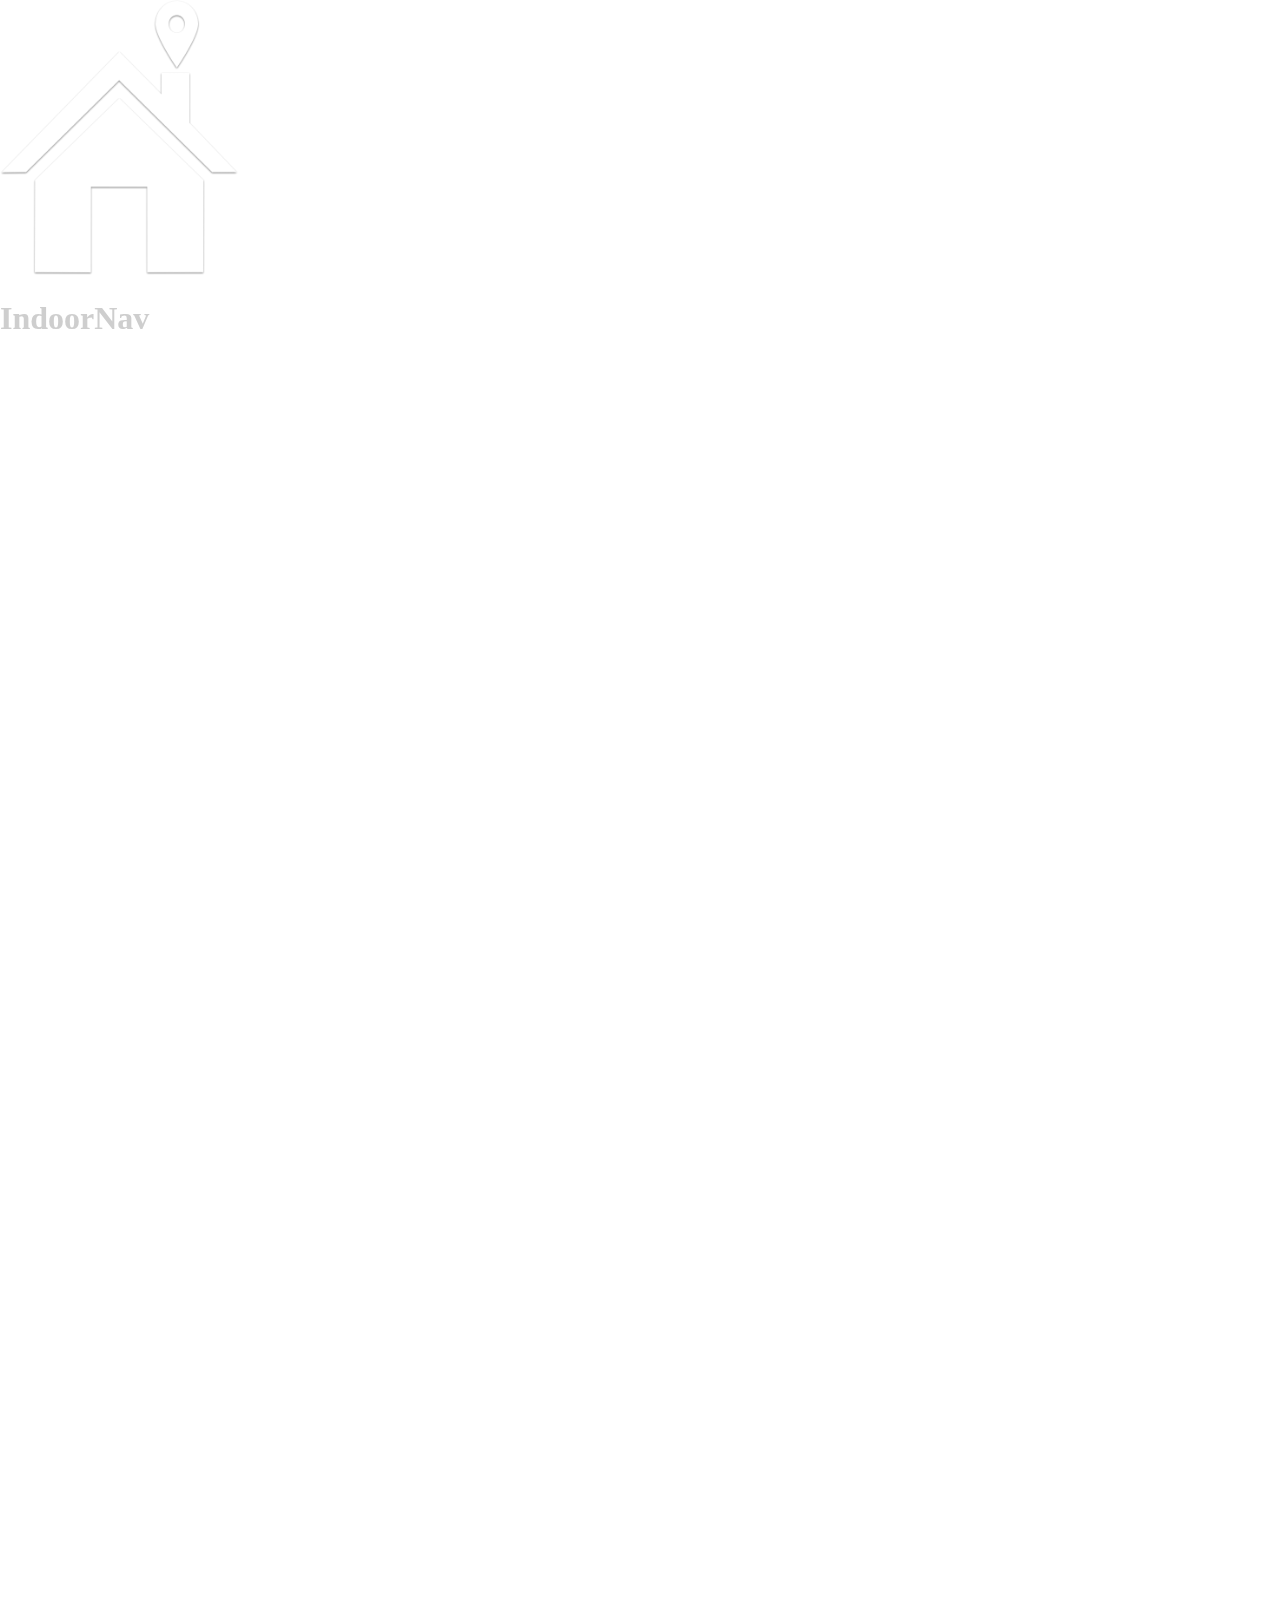
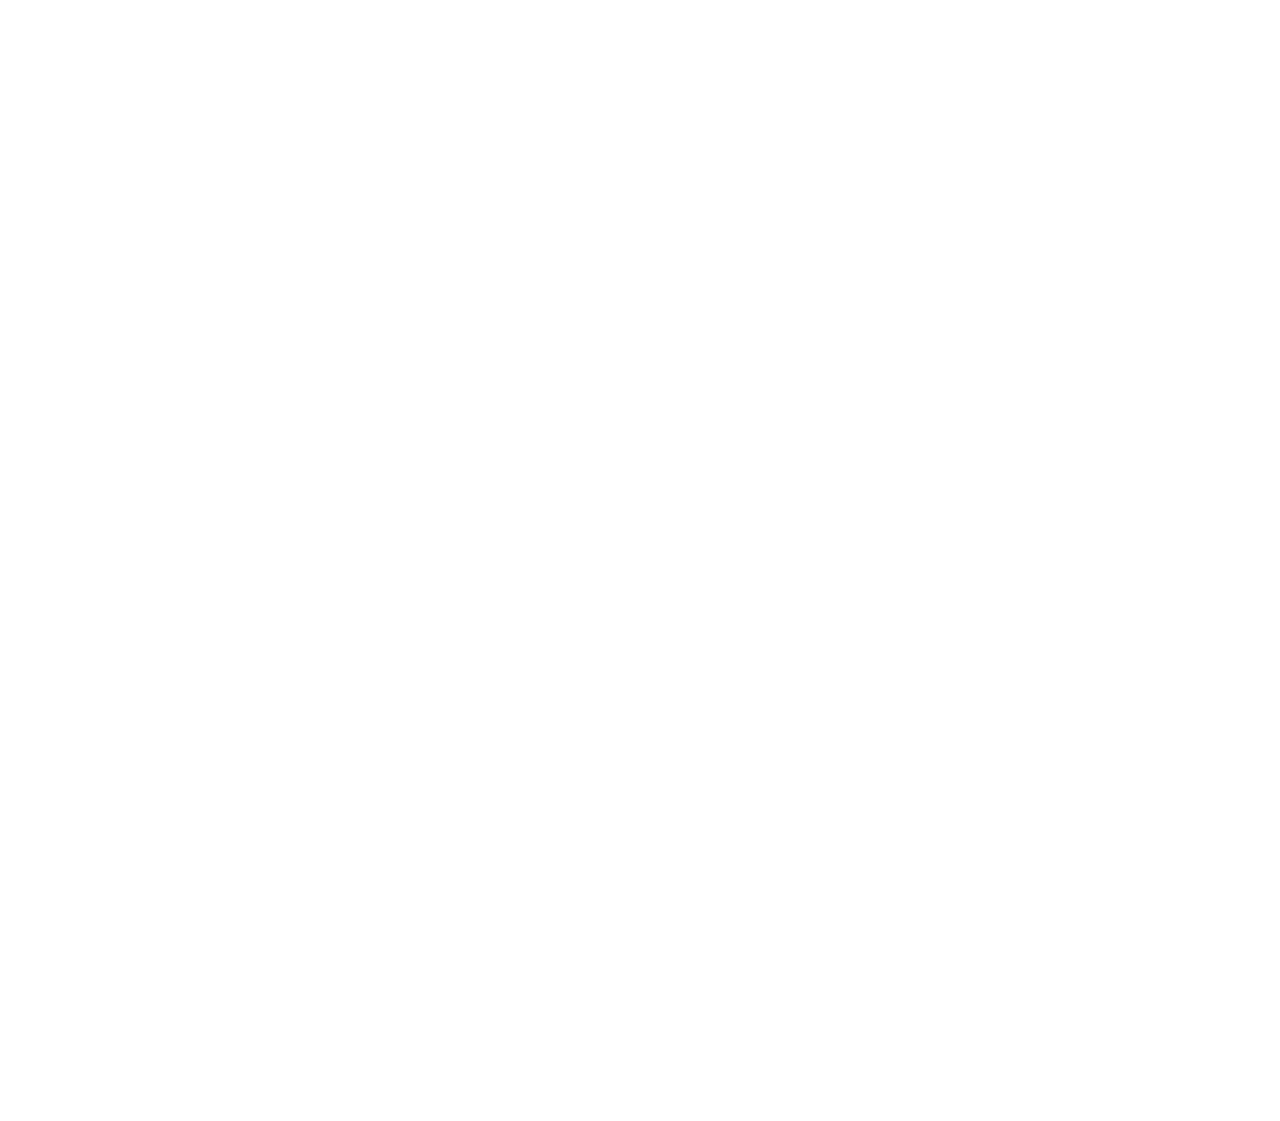
<file: demo.html>
<!DOCTYPE html>
<html xmlns="http://www.w3.org/1999/xhtml">

<head>
	<meta http-equiv="Content-Type" content="text/html; charset=utf-8" />
	<title>IndoorNav|Redefine Positioning Systems</title>
	<meta name="author" content="IndoorNav.co" />
	<meta name="description" content="Redefine Positioning Systems" />
	<meta name="keywords"  content="indoornav,nav,indoor-nav,indoor,navigation,indoor-navigation,navigation-indoors,indoors,indoors-navigation," />
	<meta name="Resource-type" content="Document" />


	<link rel="stylesheet" type="text/css" href="javascript.fullPage.css" />

	<style>

	</style>
</head>
<body>


<div id="fullpage">
	<div class="section " id="section0">
		<div class="content">
			<img src = "icon.png" height = "275" ></img>
			<h1 style = "color: #CECECE;">IndoorNav</h1>
			<p></p>
			<p style = "color: white;">You are closr than you think!</p>
			<p></p>
		</div>
	</div>
	<div class="section" id="section1">
		<div class="slide" id="slide1">
			<div class="content">
				<h1>No need for jQuery</h1>
				<p>
					5 Kb gzipped!!
				</p>
				<p>
		      		Improve the loading time of your site!
				</p>
			</div>
		</div>
		<div class="slide" id="slide2">
			<div class="content">
				<h1>Slides too!</h1>
			</div>
		</div>
		<div class="slide" id="slide2">
			<div class="content">
				<h1>More slides!</h1>
			</div>
		</div>
	</div>
	<div class="section" id="section2">
		<div class="content">
			<h1>Compatible</h1>
			<p>IE 8+ support.</p>
		</div>
	</div>
</div>

<script type="text/javascript" src="javascript.fullPage.js"></script>
<script type="text/javascript">
	fullpage.initialize('#fullpage', {
		anchors: ['firstPage', 'secondPage', '3rdPage', '4thpage', 'lastPage'],
		menu: '#menu',
		css3:true
	});

</script>

</body>
</html>
</file>
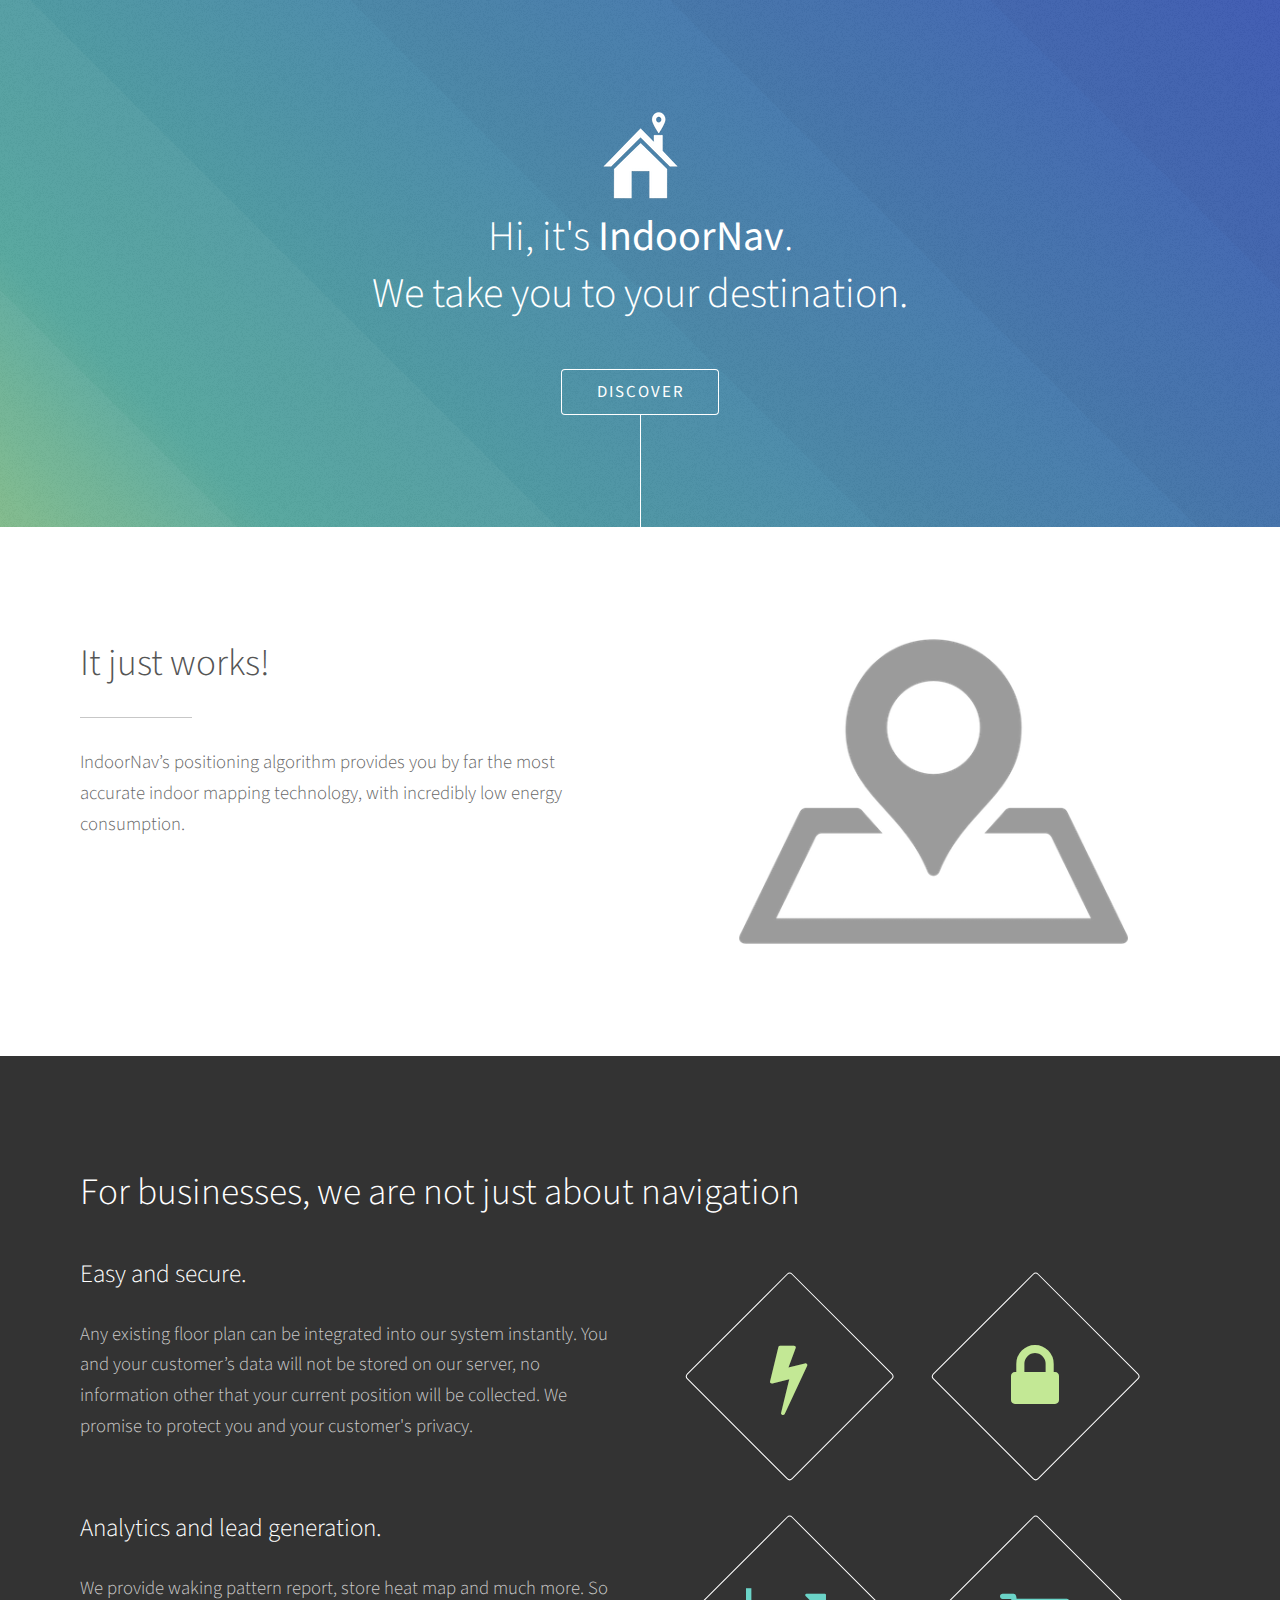
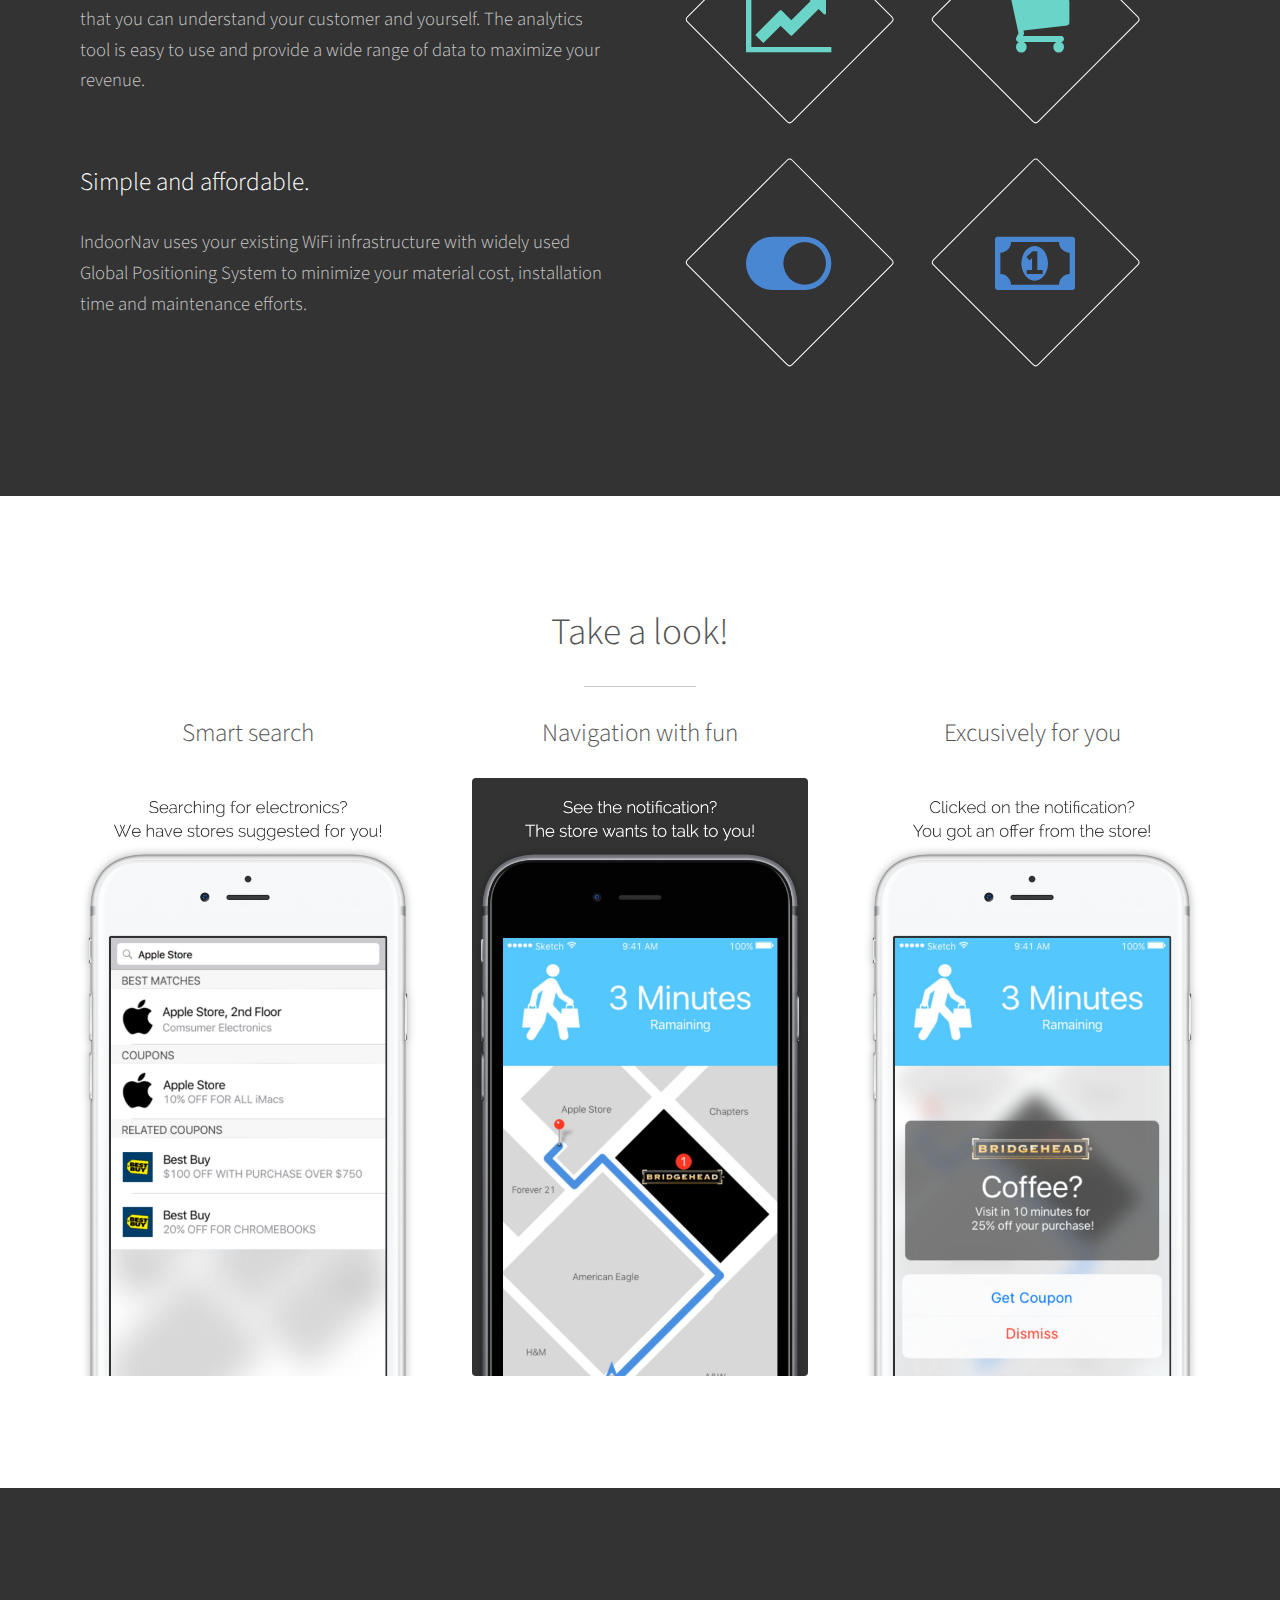
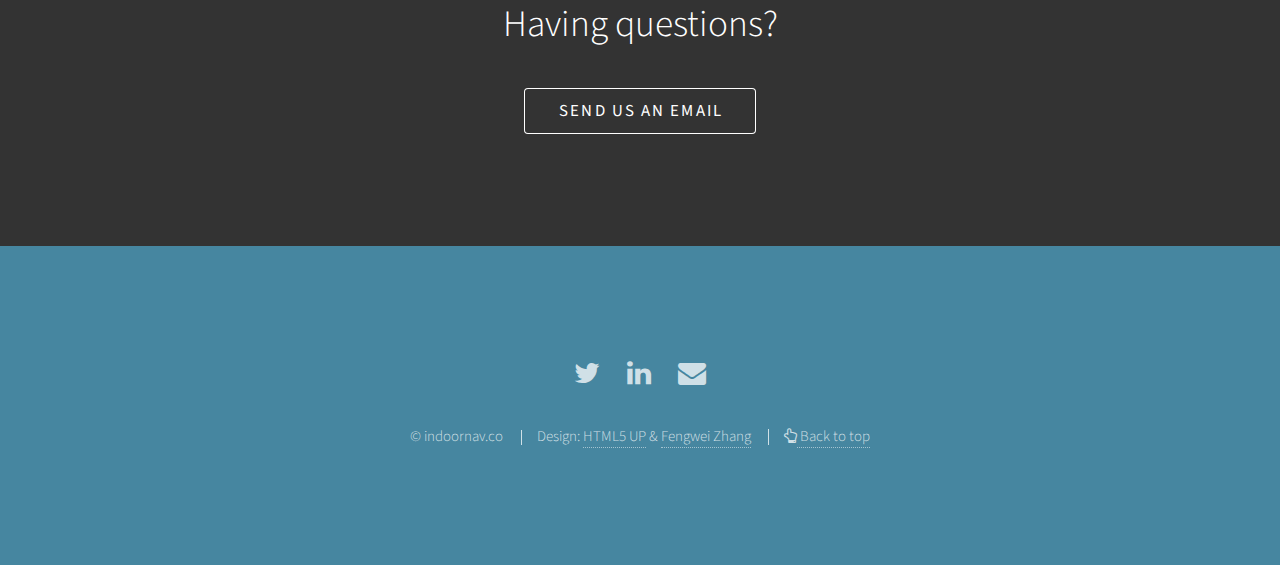
<file: home.html>
<!DOCTYPE HTML>
<html>

<head>
    <title>IndoorNav</title>
    <meta charset="utf-8" />
    <meta name="viewport" content="width=device-width, initial-scale=1" />
    <meta name="description" content="We take you to your destination" />
    <meta name="keywords" content="indoornav,nav,indoor-nav,indoor,navigation,indoor navigation,navigation indoors,indoors,indoors navigation,airport,airport navigation,indoor positioning,positioning,positioning indoors,indoors positioning,navigate,navigate-indoors" />
    <meta name="author" content="indoornav.co" />
    <!--[if lte IE 8]><script src="assets/js/ie/html5shiv.js"></script><![endif]-->
    <link rel="stylesheet" href="assets/css/main.css" />
    <!--[if lte IE 8]><link rel="stylesheet" href="assets/css/ie8.css" /><![endif]-->
    <!--[if lte IE 9]><link rel="stylesheet" href="assets/css/ie9.css" /><![endif]-->
</head>

<body>

    <!-- Header -->
    <section id="header">
        <div class="inner">
            <span class="icon"><img src="images/logo.png" alt="" /></span>
            <h1>Hi, it's <strong>IndoorNav</strong>.<br />
                    We take you to your destination.</h1>
            <p></p>
            <ul class="actions">
                <li><a href="#one" class="button scrolly">Discover</a></li>
            </ul>
        </div>
    </section>

    <!-- One -->
    <section id="one" class="main style1">
        <div class="container">
            <div class="row 150%">
                <div class="6u 12u$(medium)">
                    <header class="major">
                        <h2>It just works!</h2>
                    </header>
                    <p>IndoorNav’s positioning algorithm provides you by far the most accurate indoor mapping technology, with incredibly low energy consumption.</p>
                </div>
                <div class="6u$ 12u$(medium) important(medium)">
                    <span class="image fit"><img src="images/pointer-advice.png" alt="" /></span>
                </div>
            </div>
        </div>
    </section>

    <!-- Two -->
    <section id="two" class="main style2">
        <div class="container">

            <h2>For businesses, we are not just about navigation</h2>
            <div class="row 150%">

                <div class="6u 12u$(medium)">

                    <h3>Easy and secure.</h3>
                    <p>Any existing floor plan can be integrated into our system instantly. You and your customer’s data will not be stored on our server, no information other that your current position will be collected. We promise to protect you and your customer's privacy.</p>
                    <br>
                    <h3>Analytics and lead generation.</h3>


                    <p>We provide waking pattern report, store heat map and much more. So that you can understand your customer and yourself. The analytics tool is easy to use and provide a wide range of data to maximize your revenue.</p>
                    <br>
                    <h3>Simple and affordable.</h3>

                    <p>IndoorNav uses your existing WiFi infrastructure with widely used Global Positioning System to minimize your material cost, installation time and maintenance efforts.</p>
                </div>
                <div class="6u$ 12u$(medium)">

                    <ul class="major-icons">
                        <li><span class="icon style1 major fa-bolt"></span></li>
                        <li><span class="icon style1 major fa-lock"></span></li>
                        <li><span class="icon style3 major fa-line-chart"></span></li>
                        <li><span class="icon style3 major fa-shopping-cart"></span></li>
                        <li><span class="icon style5 major fa-toggle-on"></span></li>
                        <li><span class="icon style5 major fa-money"></span></li>
                    </ul>
                </div>
            </div>
        </div>
    </section>

    <!-- Three -->
    <section id="three" class="main style1 special">
        <div class="container">
            <header class="major">
                <h2>Take a look!</h2>
            </header>
            <div class="row 150%">
                <div class="4u 12u$(medium)">
                    <h3>Smart search</h3>
                    <span class="image fit"><img src="images/1.jpg" alt="" /></span>

                </div>
                <div class="4u 12u$(medium)">
                    <h3>Navigation with fun</h3>
                    <span class="image fit"><img src="images/2.jpg" alt="" /></span>

                </div>
                <div class="4u$ 12u$(medium)">
                    <h3>Excusively for you</h3>
                    <span class="image fit"><img src="images/3.jpg" alt="" /></span>

                </div>
            </div>
        </div>
    </section>

    <!-- Four -->
    <section id="four" class="main style2 special">
        <div class="container">
            <div class="container">
                <h2>Having questions?</h2>
                <ul class="actions uniform">
                    <li><a href="mailto:info@indoornav.co" class="button">Send us an email</a></li>
                </ul>
            </div>
        </div>
    </section>
    <!-- Footer -->
    <section id="footer">
        <ul class="icons">
            <li><a href="https://twitter.com/indoornavOttawa" class="icon alt fa-twitter"><span class="label">Twitter</span></a></li>
            <!--            <li><a href="#" class="icon alt fa-facebook"><span class="label">Facebook</span></a></li>-->
            <li><a href="https://www.linkedin.com/company/indoornav" class="icon alt fa-linkedin"><span class="label">Linkedin</span></a></li>
            <li><a href="mailto:info@indoornav.co" class="icon alt fa-envelope"><span class="label">Email</span></a></li>
        </ul>
        <ul class="copyright">
            <li>&copy; indoornav.co</li>
            <li>Design: <a href="http://html5up.net">HTML5 UP</a> & <a heaf="http:fengwei.ca">Fengwei Zhang</a></li>
            <li class="icon fa-hand-o-up"><a href="#"> Back to top</a>
        </ul>
    </section>

    <!-- Scripts -->
    <script src="assets/js/jquery.min.js"></script>
    <script src="assets/js/jquery.scrolly.min.js"></script>
    <script src="assets/js/skel.min.js"></script>
    <script src="assets/js/util.js"></script>
    <!--[if lte IE 8]><script src="assets/js/ie/respond.min.js"></script><![endif]-->
    <script src="assets/js/main.js"></script>
    <script>
        (function (i, s, o, g, r, a, m) {
            i['GoogleAnalyticsObject'] = r;
            i[r] = i[r] || function () {
                (i[r].q = i[r].q || []).push(arguments)
            }, i[r].l = 1 * new Date();
            a = s.createElement(o)
                , m = s.getElementsByTagName(o)[0];
            a.async = 1;
            a.src = g;
            m.parentNode.insertBefore(a, m)
        })(window, document, 'script', 'https://www.google-analytics.com/analytics.js', 'ga');

        ga('create', 'UA-74649285-1', 'auto');
        ga('send', 'pageview');
    </script>

</body>

</html>
</file>
<file: javascript.fullPage.css>
/**
 * fullPage Pure Javascript v.0.0.4 (Alpha) - Not support given until Beta version.
 * https://github.com/alvarotrigo/fullPage.js
 * MIT licensed
 *
 * Copyright (C) 2013 alvarotrigo.com - A project by Alvaro Trigo
 */

html.fp-enabled,
.fp-enabled body {
    margin: 0;
    padding: 0;
    overflow:hidden;

    /*Avoid flicker on slides transitions for mobile phones #336 */
    -webkit-tap-highlight-color: rgba(0,0,0,0);
}
#superContainer {
    height: 100%;
    position: relative;

    /* Touch detection for Windows 8 */
    -ms-touch-action: none;

    /* IE 11 on Windows Phone 8.1*/
    touch-action: none;
}
.fp-section {
    position: relative;
    -webkit-box-sizing: border-box; /* Safari<=5 Android<=3 */
    -moz-box-sizing: border-box; /* <=28 */
    box-sizing: border-box;
    height:100%;
}
.fp-slide {
    float: left;
}
.fp-slide, .fp-slidesContainer {
    height: 100%;
    display: block;
}
.fp-slides {
    z-index:1;
    height: 100%;
    overflow: hidden;
    position: relative;
    -webkit-transition: all 0.3s ease-out; /* Safari<=6 Android<=4.3 */
    transition: all 0.3s ease-out;
}
.fp-section.fp-table, .fp-slide.fp-table {
    display: table;
    table-layout:fixed;
    width: 100%;
    height:100%;
}
.fp-tableCell {
    display: table-cell;
    vertical-align: middle;
    width: 100%;
    height: 100%;
}
.fp-slidesContainer {
    float: left;
    position: relative;
}
.fp-controlArrow {
    position: absolute;
    z-index: 4;
    top: 50%;
    cursor: pointer;
    width: 0;
    height: 0;
    border-style: solid;
    margin-top: -38px;
}
.fp-controlArrow.fp-prev {
    left: 15px;
    width: 0;
    border-width: 38.5px 34px 38.5px 0;
    border-color: transparent #fff transparent transparent;
}
.fp-controlArrow.fp-next {
    right: 15px;
    border-width: 38.5px 0 38.5px 34px;
    border-color: transparent transparent transparent #fff;
}
.fp-scrollable {
    overflow: scroll;

}
.fp-notransition {
    -webkit-transition: none !important;
    transition: none !important;
}
#fp-nav {
    position: fixed;
    z-index: 100;
    margin-top: -32px;
    top: 50%;
    opacity: 1;
}
#fp-nav.right {
    right: 17px;
}
#fp-nav.left {
    left: 17px;
}
.fp-slidesNav{
    position: absolute;
    z-index: 4;
    left: 50%;
    opacity: 1;
}
.fp-slidesNav.bottom {
    bottom: 17px;
}
.fp-slidesNav.top {
    top: 17px;
}
#fp-nav ul,
.fp-slidesNav ul {
  margin: 0;
  padding: 0;
}
#fp-nav ul li,
.fp-slidesNav ul li {
    display: block;
    width: 14px;
    height: 13px;
    margin: 7px;
    position:relative;
}
.fp-slidesNav ul li {
    display: inline-block;
}
#fp-nav ul li a,
.fp-slidesNav ul li a {
    display: block;
    position: relative;
    z-index: 1;
    width: 100%;
    height: 100%;
    cursor: pointer;
    text-decoration: none;
}
#fp-nav ul li a.active span,
.fp-slidesNav ul li a.active span,
#fp-nav ul li:hover a.active span,
.fp-slidesNav ul li:hover a.active span{
    height: 12px;
    width: 12px;
    margin: -6px 0 0 -6px;
    border-radius: 100%;
}
#fp-nav ul li a span,
.fp-slidesNav ul li a span {
    border-radius: 50%;
    position: absolute;
    z-index: 1;
    height: 4px;
    width: 4px;
    border: 0;
    background: #333;
    left: 50%;
    top: 50%;
    margin: -2px 0 0 -2px;
    -webkit-transition: all 0.1s ease-in-out;
    -moz-transition: all 0.1s ease-in-out;
    -o-transition: all 0.1s ease-in-out;
    transition: all 0.1s ease-in-out;
}
#fp-nav ul li .fp-tooltip {
    position: absolute;
    top: -2px;
    color: #fff;
    font-size: 14px;
    font-family: arial, helvetica, sans-serif;
    white-space: nowrap;
    max-width: 220px;
    overflow: hidden;
    display: block;
    opacity: 0;
    width: 0;
}
#fp-nav ul li:hover .fp-tooltip,
#fp-nav.fp-show-active a.active + .fp-tooltip{
    -webkit-transition: opacity 0.2s ease-in;
    transition: opacity 0.2s ease-in;
    width: auto;
    opacity: 1;
}
#fp-nav ul li .fp-tooltip.right {
    right: 20px;
}
#fp-nav ul li .fp-tooltip.left {
    left: 20px;
}
</file>
<file: assets/css/ie8.css>
/*
	Photon by HTML5 UP
	html5up.net | @n33co
	Free for personal and commercial use under the CCA 3.0 license (html5up.net/license)
*/

/* Basic */

	hr {
		border-bottom: solid 1px #ccc;
	}

	blockquote {
		border-left: solid 4px #ccc;
	}

	code {
		border: solid 1px #ccc;
	}

/* Section/Article */

	header.major:after {
		background: #ccc;
	}

/* Form */

	input[type="text"],
	input[type="password"],
	input[type="email"],
	select,
	textarea {
		-ms-behavior: url("assets/js/ie/PIE.htc");
		border: solid 1px #ccc;
		position: relative;
	}

/* List */

	ul.alt li {
		border-top: solid 1px #ccc;
	}

	ul.major-icons li .icon {
		-ms-behavior: url("assets/js/ie/PIE.htc");
		border: solid 1px #ccc;
		position: relative;
	}

/* Table */

	table thead {
		border-bottom: solid 1px #ccc;
	}

	table tfoot {
		border-top: solid 1px #ccc;
	}

	table.alt tbody tr td {
		border: solid 1px #ccc;
		border-left-width: 0;
		border-top-width: 0;
	}

/* Button */

	input[type="submit"],
	input[type="reset"],
	input[type="button"],
	button,
	.button {
		-ms-behavior: url("assets/js/ie/PIE.htc");
		border: solid 1px #ccc;
		position: relative;
	}

/* Image */

	.image {
		-ms-behavior: url("assets/js/ie/PIE.htc");
	}

		.image img {
			-ms-behavior: url("assets/js/ie/PIE.htc");
			position: relative;
		}

/* Main */

	.main.style2 {
		background-color: #333;
		color: #ffffff;
		-ms-behavior: url("assets/js/ie/backgroundsize.min.htc");
		background-image: url("../../images/header.jpg");
		background-size: cover;
		position: relative;
	}

		.main.style2 a {
			border-bottom-color: #ffffff;
		}

			.main.style2 a:hover {
				color: #ffffff;
			}

		.main.style2 h1, .main.style2 h2, .main.style2 h3, .main.style2 h4, .main.style2 h5, .main.style2 h6, .main.style2 strong, .main.style2 b {
			color: #ffffff;
		}

		.main.style2 header p {
			color: #ffffff;
		}

		.main.style2 header.major:after {
			background: #ffffff;
		}

		.main.style2 input[type="submit"],
		.main.style2 input[type="reset"],
		.main.style2 input[type="button"],
		.main.style2 button,
		.main.style2 .button {
			border: solid 1px #ffffff !important;
			color: #ffffff !important;
		}

			.main.style2 input[type="submit"]:hover,
			.main.style2 input[type="reset"]:hover,
			.main.style2 input[type="button"]:hover,
			.main.style2 button:hover,
			.main.style2 .button:hover {
				background-color: transparent;
			}

			.main.style2 input[type="submit"]:active,
			.main.style2 input[type="reset"]:active,
			.main.style2 input[type="button"]:active,
			.main.style2 button:active,
			.main.style2 .button:active {
				background-color: transparent;
			}

			.main.style2 input[type="submit"].special,
			.main.style2 input[type="reset"].special,
			.main.style2 input[type="button"].special,
			.main.style2 button.special,
			.main.style2 .button.special {
				background-color: #ffffff;
				border: solid 1px #ffffff !important;
				color: #333 !important;
			}

				.main.style2 input[type="submit"].special:hover,
				.main.style2 input[type="reset"].special:hover,
				.main.style2 input[type="button"].special:hover,
				.main.style2 button.special:hover,
				.main.style2 .button.special:hover {
					background-color: transparent !important;
					color: #ffffff !important;
				}

				.main.style2 input[type="submit"].special:active,
				.main.style2 input[type="reset"].special:active,
				.main.style2 input[type="button"].special:active,
				.main.style2 button.special:active,
				.main.style2 .button.special:active {
					background-color: transparent !important;
				}

		.main.style2 ul.major-icons li .icon {
			border-color: #ffffff;
		}

		.main.style2 .icon.major {
			color: #ffffff;
		}

		.main.style2:before {
			background-image: url("images/overlay1.png");
			content: '';
			height: 100%;
			left: 0;
			position: absolute;
			top: 0;
			width: 100%;
		}

		.main.style2 > * {
			position: relative;
			z-index: 1;
		}

/* Header */

	#header {
		background-color: #4686a0;
		color: #ffffff;
	}

		#header a {
			border-bottom-color: #ffffff;
		}

			#header a:hover {
				color: #ffffff;
			}

		#header h1, #header h2, #header h3, #header h4, #header h5, #header h6, #header strong, #header b {
			color: #ffffff;
		}

		#header header p {
			color: #ffffff;
		}

		#header header.major:after {
			background: #ffffff;
		}

		#header input[type="submit"],
		#header input[type="reset"],
		#header input[type="button"],
		#header button,
		#header .button {
			border: solid 1px #ffffff !important;
			color: #ffffff !important;
		}

			#header input[type="submit"]:hover,
			#header input[type="reset"]:hover,
			#header input[type="button"]:hover,
			#header button:hover,
			#header .button:hover {
				background-color: transparent;
			}

			#header input[type="submit"]:active,
			#header input[type="reset"]:active,
			#header input[type="button"]:active,
			#header button:active,
			#header .button:active {
				background-color: transparent;
			}

			#header input[type="submit"].special,
			#header input[type="reset"].special,
			#header input[type="button"].special,
			#header button.special,
			#header .button.special {
				background-color: #ffffff;
				border: solid 1px #ffffff !important;
				color: #4686a0 !important;
			}

				#header input[type="submit"].special:hover,
				#header input[type="reset"].special:hover,
				#header input[type="button"].special:hover,
				#header button.special:hover,
				#header .button.special:hover {
					background-color: transparent !important;
					color: #ffffff !important;
				}

				#header input[type="submit"].special:active,
				#header input[type="reset"].special:active,
				#header input[type="button"].special:active,
				#header button.special:active,
				#header .button.special:active {
					background-color: transparent !important;
				}

		#header ul.major-icons li .icon {
			border-color: #ffffff;
		}

		#header .icon.major {
			color: #ffffff;
		}

/* Footer */

	#footer {
		background-color: #4686a0;
		color: #ffffff;
	}

		#footer a {
			border-bottom-color: #ffffff;
		}

			#footer a:hover {
				color: #ffffff;
			}

		#footer h1, #footer h2, #footer h3, #footer h4, #footer h5, #footer h6, #footer strong, #footer b {
			color: #ffffff;
		}

		#footer header p {
			color: #ffffff;
		}

		#footer header.major:after {
			background: #ffffff;
		}

		#footer input[type="submit"],
		#footer input[type="reset"],
		#footer input[type="button"],
		#footer button,
		#footer .button {
			border: solid 1px #ffffff !important;
			color: #ffffff !important;
		}

			#footer input[type="submit"]:hover,
			#footer input[type="reset"]:hover,
			#footer input[type="button"]:hover,
			#footer button:hover,
			#footer .button:hover {
				background-color: transparent;
			}

			#footer input[type="submit"]:active,
			#footer input[type="reset"]:active,
			#footer input[type="button"]:active,
			#footer button:active,
			#footer .button:active {
				background-color: transparent;
			}

			#footer input[type="submit"].special,
			#footer input[type="reset"].special,
			#footer input[type="button"].special,
			#footer button.special,
			#footer .button.special {
				background-color: #ffffff;
				border: solid 1px #ffffff !important;
				color: #4686a0 !important;
			}

				#footer input[type="submit"].special:hover,
				#footer input[type="reset"].special:hover,
				#footer input[type="button"].special:hover,
				#footer button.special:hover,
				#footer .button.special:hover {
					background-color: transparent !important;
					color: #ffffff !important;
				}

				#footer input[type="submit"].special:active,
				#footer input[type="reset"].special:active,
				#footer input[type="button"].special:active,
				#footer button.special:active,
				#footer .button.special:active {
					background-color: transparent !important;
				}

		#footer ul.major-icons li .icon {
			border-color: #ffffff;
		}

		#footer .icon.major {
			color: #ffffff;
		}
</file>
<file: assets/css/ie9.css>
/*
	Photon by HTML5 UP
	html5up.net | @n33co
	Free for personal and commercial use under the CCA 3.0 license (html5up.net/license)
*/

/* Header */

	#header {
		background-image: none;
		filter: progid:DXImageTransform.Microsoft.Gradient(startColorStr="#4fa49a", endColorStr="#4361c2", GradientType=1);
		position: relative;
	}

		#header:before {
			background-image: url("images/overlay2.png"), url("images/overlay3.svg");
			background-position: top left,							center center;
			background-size: auto,								cover;
			content: '';
			height: 100%;
			left: 0;
			position: absolute;
			top: 0;
			width: 100%;
		}

		#header > * {
			position: relative;
			z-index: 1;
		}

/* Footer */

	#footer {
		background-image: none;
		filter: progid:DXImageTransform.Microsoft.Gradient(startColorStr="#4361c2", endColorStr="#4fa49a", GradientType=1);
		position: relative;
	}

		#footer:before {
			background-image: url("images/overlay2.png"), url("images/overlay4.svg");
			background-position: top left,							center center;
			background-size: auto,								cover;
			content: '';
			height: 100%;
			left: 0;
			position: absolute;
			top: 0;
			width: 100%;
		}

		#footer > * {
			position: relative;
			z-index: 1;
		}
</file>
<file: assets/css/main.css>
@import url("font-awesome.min.css");
@import url("http://fonts.googleapis.com/css?family=Source+Sans+Pro:300,300italic,400,400italic");

/*
	Photon by HTML5 UP
	html5up.net | @n33co
	Free for personal and commercial use under the CCA 3.0 license (html5up.net/license)
*/

/* Reset */

	html, body, div, span, applet, object, iframe, h1, h2, h3, h4, h5, h6, p, blockquote, pre, a, abbr, acronym, address, big, cite, code, del, dfn, em, img, ins, kbd, q, s, samp, small, strike, strong, sub, sup, tt, var, b, u, i, center, dl, dt, dd, ol, ul, li, fieldset, form, label, legend, table, caption, tbody, tfoot, thead, tr, th, td, article, aside, canvas, details, embed, figure, figcaption, footer, header, hgroup, menu, nav, output, ruby, section, summary, time, mark, audio, video {
		margin: 0;
		padding: 0;
		border: 0;
		font-size: 100%;
		font: inherit;
		vertical-align: baseline;
	}

	article, aside, details, figcaption, figure, footer, header, hgroup, menu, nav, section {
		display: block;
	}

	body {
		line-height: 1;
	}

	ol, ul {
		list-style: none;
	}

	blockquote, q {
		quotes: none;
	}

	blockquote:before, blockquote:after, q:before, q:after {
		content: '';
		content: none;
	}

	table {
		border-collapse: collapse;
		border-spacing: 0;
	}

	body {
		-webkit-text-size-adjust: none;
	}

/* Box Model */

	*, *:before, *:after {
		-moz-box-sizing: border-box;
		-webkit-box-sizing: border-box;
		box-sizing: border-box;
	}

/* Containers */

	.container {
		margin-left: auto;
		margin-right: auto;
	}

	.container.\31 25\25 {
		width: 100%;
		max-width: 75em;
		min-width: 60em;
	}

	.container.\37 5\25 {
		width: 45em;
	}

	.container.\35 0\25 {
		width: 30em;
	}

	.container.\32 5\25 {
		width: 15em;
	}

	.container {
		width: 60em;
	}

	@media screen and (max-width: 1680px) {

		.container.\31 25\25 {
			width: 100%;
			max-width: 75em;
			min-width: 60em;
		}

		.container.\37 5\25 {
			width: 45em;
		}

		.container.\35 0\25 {
			width: 30em;
		}

		.container.\32 5\25 {
			width: 15em;
		}

		.container {
			width: 60em;
		}

	}

	@media screen and (max-width: 1140px) {

		.container.\31 25\25 {
			width: 100%;
			max-width: 112.5%;
			min-width: 90%;
		}

		.container.\37 5\25 {
			width: 67.5%;
		}

		.container.\35 0\25 {
			width: 45%;
		}

		.container.\32 5\25 {
			width: 22.5%;
		}

		.container {
			width: 90%;
		}

	}

	@media screen and (max-width: 980px) {

		.container.\31 25\25 {
			width: 100%;
			max-width: 125%;
			min-width: 100%;
		}

		.container.\37 5\25 {
			width: 75%;
		}

		.container.\35 0\25 {
			width: 50%;
		}

		.container.\32 5\25 {
			width: 25%;
		}

		.container {
			width: 100% !important;
		}

	}

	@media screen and (max-width: 736px) {

		.container.\31 25\25 {
			width: 100%;
			max-width: 125%;
			min-width: 100%;
		}

		.container.\37 5\25 {
			width: 75%;
		}

		.container.\35 0\25 {
			width: 50%;
		}

		.container.\32 5\25 {
			width: 25%;
		}

		.container {
			width: 100% !important;
		}

	}

	@media screen and (max-width: 480px) {

		.container.\31 25\25 {
			width: 100%;
			max-width: 125%;
			min-width: 100%;
		}

		.container.\37 5\25 {
			width: 75%;
		}

		.container.\35 0\25 {
			width: 50%;
		}

		.container.\32 5\25 {
			width: 25%;
		}

		.container {
			width: 100% !important;
		}

	}

	@media screen and (max-width: 320px) {

		.container.\31 25\25 {
			width: 100%;
			max-width: 125%;
			min-width: 100%;
		}

		.container.\37 5\25 {
			width: 75%;
		}

		.container.\35 0\25 {
			width: 50%;
		}

		.container.\32 5\25 {
			width: 25%;
		}

		.container {
			width: 100% !important;
		}

	}

/* Grid */

	.row {
		border-bottom: solid 1px transparent;
		-moz-box-sizing: border-box;
		-webkit-box-sizing: border-box;
		box-sizing: border-box;
	}

	.row > * {
		float: left;
		-moz-box-sizing: border-box;
		-webkit-box-sizing: border-box;
		box-sizing: border-box;
	}

	.row:after, .row:before {
		content: '';
		display: block;
		clear: both;
		height: 0;
	}

	.row.uniform > * > :first-child {
		margin-top: 0;
	}

	.row.uniform > * > :last-child {
		margin-bottom: 0;
	}

	.row.\30 \25 > * {
		padding: 0 0 0 0em;
	}

	.row.\30 \25 {
		margin: 0 0 -1px 0em;
	}

	.row.uniform.\30 \25 > * {
		padding: 0em 0 0 0em;
	}

	.row.uniform.\30 \25 {
		margin: 0em 0 -1px 0em;
	}

	.row > * {
		padding: 0 0 0 2em;
	}

	.row {
		margin: 0 0 -1px -2em;
	}

	.row.uniform > * {
		padding: 2em 0 0 2em;
	}

	.row.uniform {
		margin: -2em 0 -1px -2em;
	}

	.row.\32 00\25 > * {
		padding: 0 0 0 4em;
	}

	.row.\32 00\25 {
		margin: 0 0 -1px -4em;
	}

	.row.uniform.\32 00\25 > * {
		padding: 4em 0 0 4em;
	}

	.row.uniform.\32 00\25 {
		margin: -4em 0 -1px -4em;
	}

	.row.\31 50\25 > * {
		padding: 0 0 0 3em;
	}

	.row.\31 50\25 {
		margin: 0 0 -1px -3em;
	}

	.row.uniform.\31 50\25 > * {
		padding: 3em 0 0 3em;
	}

	.row.uniform.\31 50\25 {
		margin: -3em 0 -1px -3em;
	}

	.row.\35 0\25 > * {
		padding: 0 0 0 1em;
	}

	.row.\35 0\25 {
		margin: 0 0 -1px -1em;
	}

	.row.uniform.\35 0\25 > * {
		padding: 1em 0 0 1em;
	}

	.row.uniform.\35 0\25 {
		margin: -1em 0 -1px -1em;
	}

	.row.\32 5\25 > * {
		padding: 0 0 0 0.5em;
	}

	.row.\32 5\25 {
		margin: 0 0 -1px -0.5em;
	}

	.row.uniform.\32 5\25 > * {
		padding: 0.5em 0 0 0.5em;
	}

	.row.uniform.\32 5\25 {
		margin: -0.5em 0 -1px -0.5em;
	}

	.\31 2u, .\31 2u\24 {
		width: 100%;
		clear: none;
		margin-left: 0;
	}

	.\31 1u, .\31 1u\24 {
		width: 91.6666666667%;
		clear: none;
		margin-left: 0;
	}

	.\31 0u, .\31 0u\24 {
		width: 83.3333333333%;
		clear: none;
		margin-left: 0;
	}

	.\39 u, .\39 u\24 {
		width: 75%;
		clear: none;
		margin-left: 0;
	}

	.\38 u, .\38 u\24 {
		width: 66.6666666667%;
		clear: none;
		margin-left: 0;
	}

	.\37 u, .\37 u\24 {
		width: 58.3333333333%;
		clear: none;
		margin-left: 0;
	}

	.\36 u, .\36 u\24 {
		width: 50%;
		clear: none;
		margin-left: 0;
	}

	.\35 u, .\35 u\24 {
		width: 41.6666666667%;
		clear: none;
		margin-left: 0;
	}

	.\34 u, .\34 u\24 {
		width: 33.3333333333%;
		clear: none;
		margin-left: 0;
	}

	.\33 u, .\33 u\24 {
		width: 25%;
		clear: none;
		margin-left: 0;
	}

	.\32 u, .\32 u\24 {
		width: 16.6666666667%;
		clear: none;
		margin-left: 0;
	}

	.\31 u, .\31 u\24 {
		width: 8.3333333333%;
		clear: none;
		margin-left: 0;
	}

	.\31 2u\24 + *,
	.\31 1u\24 + *,
	.\31 0u\24 + *,
	.\39 u\24 + *,
	.\38 u\24 + *,
	.\37 u\24 + *,
	.\36 u\24 + *,
	.\35 u\24 + *,
	.\34 u\24 + *,
	.\33 u\24 + *,
	.\32 u\24 + *,
	.\31 u\24 + * {
		clear: left;
	}

	.\-11u {
		margin-left: 91.66667%;
	}

	.\-10u {
		margin-left: 83.33333%;
	}

	.\-9u {
		margin-left: 75%;
	}

	.\-8u {
		margin-left: 66.66667%;
	}

	.\-7u {
		margin-left: 58.33333%;
	}

	.\-6u {
		margin-left: 50%;
	}

	.\-5u {
		margin-left: 41.66667%;
	}

	.\-4u {
		margin-left: 33.33333%;
	}

	.\-3u {
		margin-left: 25%;
	}

	.\-2u {
		margin-left: 16.66667%;
	}

	.\-1u {
		margin-left: 8.33333%;
	}

	@media screen and (max-width: 1680px) {

		.row > * {
			padding: 0 0 0 2em;
		}

		.row {
			margin: 0 0 -1px -2em;
		}

		.row.uniform > * {
			padding: 2em 0 0 2em;
		}

		.row.uniform {
			margin: -2em 0 -1px -2em;
		}

		.row.\32 00\25 > * {
			padding: 0 0 0 4em;
		}

		.row.\32 00\25 {
			margin: 0 0 -1px -4em;
		}

		.row.uniform.\32 00\25 > * {
			padding: 4em 0 0 4em;
		}

		.row.uniform.\32 00\25 {
			margin: -4em 0 -1px -4em;
		}

		.row.\31 50\25 > * {
			padding: 0 0 0 3em;
		}

		.row.\31 50\25 {
			margin: 0 0 -1px -3em;
		}

		.row.uniform.\31 50\25 > * {
			padding: 3em 0 0 3em;
		}

		.row.uniform.\31 50\25 {
			margin: -3em 0 -1px -3em;
		}

		.row.\35 0\25 > * {
			padding: 0 0 0 1em;
		}

		.row.\35 0\25 {
			margin: 0 0 -1px -1em;
		}

		.row.uniform.\35 0\25 > * {
			padding: 1em 0 0 1em;
		}

		.row.uniform.\35 0\25 {
			margin: -1em 0 -1px -1em;
		}

		.row.\32 5\25 > * {
			padding: 0 0 0 0.5em;
		}

		.row.\32 5\25 {
			margin: 0 0 -1px -0.5em;
		}

		.row.uniform.\32 5\25 > * {
			padding: 0.5em 0 0 0.5em;
		}

		.row.uniform.\32 5\25 {
			margin: -0.5em 0 -1px -0.5em;
		}

		.\31 2u\28xlarge\29, .\31 2u\24\28xlarge\29 {
			width: 100%;
			clear: none;
			margin-left: 0;
		}

		.\31 1u\28xlarge\29, .\31 1u\24\28xlarge\29 {
			width: 91.6666666667%;
			clear: none;
			margin-left: 0;
		}

		.\31 0u\28xlarge\29, .\31 0u\24\28xlarge\29 {
			width: 83.3333333333%;
			clear: none;
			margin-left: 0;
		}

		.\39 u\28xlarge\29, .\39 u\24\28xlarge\29 {
			width: 75%;
			clear: none;
			margin-left: 0;
		}

		.\38 u\28xlarge\29, .\38 u\24\28xlarge\29 {
			width: 66.6666666667%;
			clear: none;
			margin-left: 0;
		}

		.\37 u\28xlarge\29, .\37 u\24\28xlarge\29 {
			width: 58.3333333333%;
			clear: none;
			margin-left: 0;
		}

		.\36 u\28xlarge\29, .\36 u\24\28xlarge\29 {
			width: 50%;
			clear: none;
			margin-left: 0;
		}

		.\35 u\28xlarge\29, .\35 u\24\28xlarge\29 {
			width: 41.6666666667%;
			clear: none;
			margin-left: 0;
		}

		.\34 u\28xlarge\29, .\34 u\24\28xlarge\29 {
			width: 33.3333333333%;
			clear: none;
			margin-left: 0;
		}

		.\33 u\28xlarge\29, .\33 u\24\28xlarge\29 {
			width: 25%;
			clear: none;
			margin-left: 0;
		}

		.\32 u\28xlarge\29, .\32 u\24\28xlarge\29 {
			width: 16.6666666667%;
			clear: none;
			margin-left: 0;
		}

		.\31 u\28xlarge\29, .\31 u\24\28xlarge\29 {
			width: 8.3333333333%;
			clear: none;
			margin-left: 0;
		}

		.\31 2u\24\28xlarge\29 + *,
		.\31 1u\24\28xlarge\29 + *,
		.\31 0u\24\28xlarge\29 + *,
		.\39 u\24\28xlarge\29 + *,
		.\38 u\24\28xlarge\29 + *,
		.\37 u\24\28xlarge\29 + *,
		.\36 u\24\28xlarge\29 + *,
		.\35 u\24\28xlarge\29 + *,
		.\34 u\24\28xlarge\29 + *,
		.\33 u\24\28xlarge\29 + *,
		.\32 u\24\28xlarge\29 + *,
		.\31 u\24\28xlarge\29 + * {
			clear: left;
		}

		.\-11u\28xlarge\29 {
			margin-left: 91.66667%;
		}

		.\-10u\28xlarge\29 {
			margin-left: 83.33333%;
		}

		.\-9u\28xlarge\29 {
			margin-left: 75%;
		}

		.\-8u\28xlarge\29 {
			margin-left: 66.66667%;
		}

		.\-7u\28xlarge\29 {
			margin-left: 58.33333%;
		}

		.\-6u\28xlarge\29 {
			margin-left: 50%;
		}

		.\-5u\28xlarge\29 {
			margin-left: 41.66667%;
		}

		.\-4u\28xlarge\29 {
			margin-left: 33.33333%;
		}

		.\-3u\28xlarge\29 {
			margin-left: 25%;
		}

		.\-2u\28xlarge\29 {
			margin-left: 16.66667%;
		}

		.\-1u\28xlarge\29 {
			margin-left: 8.33333%;
		}

	}

	@media screen and (max-width: 1140px) {

		.row > * {
			padding: 0 0 0 1.5em;
		}

		.row {
			margin: 0 0 -1px -1.5em;
		}

		.row.uniform > * {
			padding: 1.5em 0 0 1.5em;
		}

		.row.uniform {
			margin: -1.5em 0 -1px -1.5em;
		}

		.row.\32 00\25 > * {
			padding: 0 0 0 3em;
		}

		.row.\32 00\25 {
			margin: 0 0 -1px -3em;
		}

		.row.uniform.\32 00\25 > * {
			padding: 3em 0 0 3em;
		}

		.row.uniform.\32 00\25 {
			margin: -3em 0 -1px -3em;
		}

		.row.\31 50\25 > * {
			padding: 0 0 0 2.25em;
		}

		.row.\31 50\25 {
			margin: 0 0 -1px -2.25em;
		}

		.row.uniform.\31 50\25 > * {
			padding: 2.25em 0 0 2.25em;
		}

		.row.uniform.\31 50\25 {
			margin: -2.25em 0 -1px -2.25em;
		}

		.row.\35 0\25 > * {
			padding: 0 0 0 0.75em;
		}

		.row.\35 0\25 {
			margin: 0 0 -1px -0.75em;
		}

		.row.uniform.\35 0\25 > * {
			padding: 0.75em 0 0 0.75em;
		}

		.row.uniform.\35 0\25 {
			margin: -0.75em 0 -1px -0.75em;
		}

		.row.\32 5\25 > * {
			padding: 0 0 0 0.375em;
		}

		.row.\32 5\25 {
			margin: 0 0 -1px -0.375em;
		}

		.row.uniform.\32 5\25 > * {
			padding: 0.375em 0 0 0.375em;
		}

		.row.uniform.\32 5\25 {
			margin: -0.375em 0 -1px -0.375em;
		}

		.\31 2u\28large\29, .\31 2u\24\28large\29 {
			width: 100%;
			clear: none;
			margin-left: 0;
		}

		.\31 1u\28large\29, .\31 1u\24\28large\29 {
			width: 91.6666666667%;
			clear: none;
			margin-left: 0;
		}

		.\31 0u\28large\29, .\31 0u\24\28large\29 {
			width: 83.3333333333%;
			clear: none;
			margin-left: 0;
		}

		.\39 u\28large\29, .\39 u\24\28large\29 {
			width: 75%;
			clear: none;
			margin-left: 0;
		}

		.\38 u\28large\29, .\38 u\24\28large\29 {
			width: 66.6666666667%;
			clear: none;
			margin-left: 0;
		}

		.\37 u\28large\29, .\37 u\24\28large\29 {
			width: 58.3333333333%;
			clear: none;
			margin-left: 0;
		}

		.\36 u\28large\29, .\36 u\24\28large\29 {
			width: 50%;
			clear: none;
			margin-left: 0;
		}

		.\35 u\28large\29, .\35 u\24\28large\29 {
			width: 41.6666666667%;
			clear: none;
			margin-left: 0;
		}

		.\34 u\28large\29, .\34 u\24\28large\29 {
			width: 33.3333333333%;
			clear: none;
			margin-left: 0;
		}

		.\33 u\28large\29, .\33 u\24\28large\29 {
			width: 25%;
			clear: none;
			margin-left: 0;
		}

		.\32 u\28large\29, .\32 u\24\28large\29 {
			width: 16.6666666667%;
			clear: none;
			margin-left: 0;
		}

		.\31 u\28large\29, .\31 u\24\28large\29 {
			width: 8.3333333333%;
			clear: none;
			margin-left: 0;
		}

		.\31 2u\24\28large\29 + *,
		.\31 1u\24\28large\29 + *,
		.\31 0u\24\28large\29 + *,
		.\39 u\24\28large\29 + *,
		.\38 u\24\28large\29 + *,
		.\37 u\24\28large\29 + *,
		.\36 u\24\28large\29 + *,
		.\35 u\24\28large\29 + *,
		.\34 u\24\28large\29 + *,
		.\33 u\24\28large\29 + *,
		.\32 u\24\28large\29 + *,
		.\31 u\24\28large\29 + * {
			clear: left;
		}

		.\-11u\28large\29 {
			margin-left: 91.66667%;
		}

		.\-10u\28large\29 {
			margin-left: 83.33333%;
		}

		.\-9u\28large\29 {
			margin-left: 75%;
		}

		.\-8u\28large\29 {
			margin-left: 66.66667%;
		}

		.\-7u\28large\29 {
			margin-left: 58.33333%;
		}

		.\-6u\28large\29 {
			margin-left: 50%;
		}

		.\-5u\28large\29 {
			margin-left: 41.66667%;
		}

		.\-4u\28large\29 {
			margin-left: 33.33333%;
		}

		.\-3u\28large\29 {
			margin-left: 25%;
		}

		.\-2u\28large\29 {
			margin-left: 16.66667%;
		}

		.\-1u\28large\29 {
			margin-left: 8.33333%;
		}

	}

	@media screen and (max-width: 980px) {

		.row > * {
			padding: 0 0 0 1.5em;
		}

		.row {
			margin: 0 0 -1px -1.5em;
		}

		.row.uniform > * {
			padding: 1.5em 0 0 1.5em;
		}

		.row.uniform {
			margin: -1.5em 0 -1px -1.5em;
		}

		.row.\32 00\25 > * {
			padding: 0 0 0 3em;
		}

		.row.\32 00\25 {
			margin: 0 0 -1px -3em;
		}

		.row.uniform.\32 00\25 > * {
			padding: 3em 0 0 3em;
		}

		.row.uniform.\32 00\25 {
			margin: -3em 0 -1px -3em;
		}

		.row.\31 50\25 > * {
			padding: 0 0 0 2.25em;
		}

		.row.\31 50\25 {
			margin: 0 0 -1px -2.25em;
		}

		.row.uniform.\31 50\25 > * {
			padding: 2.25em 0 0 2.25em;
		}

		.row.uniform.\31 50\25 {
			margin: -2.25em 0 -1px -2.25em;
		}

		.row.\35 0\25 > * {
			padding: 0 0 0 0.75em;
		}

		.row.\35 0\25 {
			margin: 0 0 -1px -0.75em;
		}

		.row.uniform.\35 0\25 > * {
			padding: 0.75em 0 0 0.75em;
		}

		.row.uniform.\35 0\25 {
			margin: -0.75em 0 -1px -0.75em;
		}

		.row.\32 5\25 > * {
			padding: 0 0 0 0.375em;
		}

		.row.\32 5\25 {
			margin: 0 0 -1px -0.375em;
		}

		.row.uniform.\32 5\25 > * {
			padding: 0.375em 0 0 0.375em;
		}

		.row.uniform.\32 5\25 {
			margin: -0.375em 0 -1px -0.375em;
		}

		.\31 2u\28medium\29, .\31 2u\24\28medium\29 {
			width: 100%;
			clear: none;
			margin-left: 0;
		}

		.\31 1u\28medium\29, .\31 1u\24\28medium\29 {
			width: 91.6666666667%;
			clear: none;
			margin-left: 0;
		}

		.\31 0u\28medium\29, .\31 0u\24\28medium\29 {
			width: 83.3333333333%;
			clear: none;
			margin-left: 0;
		}

		.\39 u\28medium\29, .\39 u\24\28medium\29 {
			width: 75%;
			clear: none;
			margin-left: 0;
		}

		.\38 u\28medium\29, .\38 u\24\28medium\29 {
			width: 66.6666666667%;
			clear: none;
			margin-left: 0;
		}

		.\37 u\28medium\29, .\37 u\24\28medium\29 {
			width: 58.3333333333%;
			clear: none;
			margin-left: 0;
		}

		.\36 u\28medium\29, .\36 u\24\28medium\29 {
			width: 50%;
			clear: none;
			margin-left: 0;
		}

		.\35 u\28medium\29, .\35 u\24\28medium\29 {
			width: 41.6666666667%;
			clear: none;
			margin-left: 0;
		}

		.\34 u\28medium\29, .\34 u\24\28medium\29 {
			width: 33.3333333333%;
			clear: none;
			margin-left: 0;
		}

		.\33 u\28medium\29, .\33 u\24\28medium\29 {
			width: 25%;
			clear: none;
			margin-left: 0;
		}

		.\32 u\28medium\29, .\32 u\24\28medium\29 {
			width: 16.6666666667%;
			clear: none;
			margin-left: 0;
		}

		.\31 u\28medium\29, .\31 u\24\28medium\29 {
			width: 8.3333333333%;
			clear: none;
			margin-left: 0;
		}

		.\31 2u\24\28medium\29 + *,
		.\31 1u\24\28medium\29 + *,
		.\31 0u\24\28medium\29 + *,
		.\39 u\24\28medium\29 + *,
		.\38 u\24\28medium\29 + *,
		.\37 u\24\28medium\29 + *,
		.\36 u\24\28medium\29 + *,
		.\35 u\24\28medium\29 + *,
		.\34 u\24\28medium\29 + *,
		.\33 u\24\28medium\29 + *,
		.\32 u\24\28medium\29 + *,
		.\31 u\24\28medium\29 + * {
			clear: left;
		}

		.\-11u\28medium\29 {
			margin-left: 91.66667%;
		}

		.\-10u\28medium\29 {
			margin-left: 83.33333%;
		}

		.\-9u\28medium\29 {
			margin-left: 75%;
		}

		.\-8u\28medium\29 {
			margin-left: 66.66667%;
		}

		.\-7u\28medium\29 {
			margin-left: 58.33333%;
		}

		.\-6u\28medium\29 {
			margin-left: 50%;
		}

		.\-5u\28medium\29 {
			margin-left: 41.66667%;
		}

		.\-4u\28medium\29 {
			margin-left: 33.33333%;
		}

		.\-3u\28medium\29 {
			margin-left: 25%;
		}

		.\-2u\28medium\29 {
			margin-left: 16.66667%;
		}

		.\-1u\28medium\29 {
			margin-left: 8.33333%;
		}

	}

	@media screen and (max-width: 736px) {

		.row > * {
			padding: 0 0 0 1.5em;
		}

		.row {
			margin: 0 0 -1px -1.5em;
		}

		.row.uniform > * {
			padding: 1.5em 0 0 1.5em;
		}

		.row.uniform {
			margin: -1.5em 0 -1px -1.5em;
		}

		.row.\32 00\25 > * {
			padding: 0 0 0 3em;
		}

		.row.\32 00\25 {
			margin: 0 0 -1px -3em;
		}

		.row.uniform.\32 00\25 > * {
			padding: 3em 0 0 3em;
		}

		.row.uniform.\32 00\25 {
			margin: -3em 0 -1px -3em;
		}

		.row.\31 50\25 > * {
			padding: 0 0 0 2.25em;
		}

		.row.\31 50\25 {
			margin: 0 0 -1px -2.25em;
		}

		.row.uniform.\31 50\25 > * {
			padding: 2.25em 0 0 2.25em;
		}

		.row.uniform.\31 50\25 {
			margin: -2.25em 0 -1px -2.25em;
		}

		.row.\35 0\25 > * {
			padding: 0 0 0 0.75em;
		}

		.row.\35 0\25 {
			margin: 0 0 -1px -0.75em;
		}

		.row.uniform.\35 0\25 > * {
			padding: 0.75em 0 0 0.75em;
		}

		.row.uniform.\35 0\25 {
			margin: -0.75em 0 -1px -0.75em;
		}

		.row.\32 5\25 > * {
			padding: 0 0 0 0.375em;
		}

		.row.\32 5\25 {
			margin: 0 0 -1px -0.375em;
		}

		.row.uniform.\32 5\25 > * {
			padding: 0.375em 0 0 0.375em;
		}

		.row.uniform.\32 5\25 {
			margin: -0.375em 0 -1px -0.375em;
		}

		.\31 2u\28small\29, .\31 2u\24\28small\29 {
			width: 100%;
			clear: none;
			margin-left: 0;
		}

		.\31 1u\28small\29, .\31 1u\24\28small\29 {
			width: 91.6666666667%;
			clear: none;
			margin-left: 0;
		}

		.\31 0u\28small\29, .\31 0u\24\28small\29 {
			width: 83.3333333333%;
			clear: none;
			margin-left: 0;
		}

		.\39 u\28small\29, .\39 u\24\28small\29 {
			width: 75%;
			clear: none;
			margin-left: 0;
		}

		.\38 u\28small\29, .\38 u\24\28small\29 {
			width: 66.6666666667%;
			clear: none;
			margin-left: 0;
		}

		.\37 u\28small\29, .\37 u\24\28small\29 {
			width: 58.3333333333%;
			clear: none;
			margin-left: 0;
		}

		.\36 u\28small\29, .\36 u\24\28small\29 {
			width: 50%;
			clear: none;
			margin-left: 0;
		}

		.\35 u\28small\29, .\35 u\24\28small\29 {
			width: 41.6666666667%;
			clear: none;
			margin-left: 0;
		}

		.\34 u\28small\29, .\34 u\24\28small\29 {
			width: 33.3333333333%;
			clear: none;
			margin-left: 0;
		}

		.\33 u\28small\29, .\33 u\24\28small\29 {
			width: 25%;
			clear: none;
			margin-left: 0;
		}

		.\32 u\28small\29, .\32 u\24\28small\29 {
			width: 16.6666666667%;
			clear: none;
			margin-left: 0;
		}

		.\31 u\28small\29, .\31 u\24\28small\29 {
			width: 8.3333333333%;
			clear: none;
			margin-left: 0;
		}

		.\31 2u\24\28small\29 + *,
		.\31 1u\24\28small\29 + *,
		.\31 0u\24\28small\29 + *,
		.\39 u\24\28small\29 + *,
		.\38 u\24\28small\29 + *,
		.\37 u\24\28small\29 + *,
		.\36 u\24\28small\29 + *,
		.\35 u\24\28small\29 + *,
		.\34 u\24\28small\29 + *,
		.\33 u\24\28small\29 + *,
		.\32 u\24\28small\29 + *,
		.\31 u\24\28small\29 + * {
			clear: left;
		}

		.\-11u\28small\29 {
			margin-left: 91.66667%;
		}

		.\-10u\28small\29 {
			margin-left: 83.33333%;
		}

		.\-9u\28small\29 {
			margin-left: 75%;
		}

		.\-8u\28small\29 {
			margin-left: 66.66667%;
		}

		.\-7u\28small\29 {
			margin-left: 58.33333%;
		}

		.\-6u\28small\29 {
			margin-left: 50%;
		}

		.\-5u\28small\29 {
			margin-left: 41.66667%;
		}

		.\-4u\28small\29 {
			margin-left: 33.33333%;
		}

		.\-3u\28small\29 {
			margin-left: 25%;
		}

		.\-2u\28small\29 {
			margin-left: 16.66667%;
		}

		.\-1u\28small\29 {
			margin-left: 8.33333%;
		}

	}

	@media screen and (max-width: 480px) {

		.row > * {
			padding: 0 0 0 1.5em;
		}

		.row {
			margin: 0 0 -1px -1.5em;
		}

		.row.uniform > * {
			padding: 1.5em 0 0 1.5em;
		}

		.row.uniform {
			margin: -1.5em 0 -1px -1.5em;
		}

		.row.\32 00\25 > * {
			padding: 0 0 0 3em;
		}

		.row.\32 00\25 {
			margin: 0 0 -1px -3em;
		}

		.row.uniform.\32 00\25 > * {
			padding: 3em 0 0 3em;
		}

		.row.uniform.\32 00\25 {
			margin: -3em 0 -1px -3em;
		}

		.row.\31 50\25 > * {
			padding: 0 0 0 2.25em;
		}

		.row.\31 50\25 {
			margin: 0 0 -1px -2.25em;
		}

		.row.uniform.\31 50\25 > * {
			padding: 2.25em 0 0 2.25em;
		}

		.row.uniform.\31 50\25 {
			margin: -2.25em 0 -1px -2.25em;
		}

		.row.\35 0\25 > * {
			padding: 0 0 0 0.75em;
		}

		.row.\35 0\25 {
			margin: 0 0 -1px -0.75em;
		}

		.row.uniform.\35 0\25 > * {
			padding: 0.75em 0 0 0.75em;
		}

		.row.uniform.\35 0\25 {
			margin: -0.75em 0 -1px -0.75em;
		}

		.row.\32 5\25 > * {
			padding: 0 0 0 0.375em;
		}

		.row.\32 5\25 {
			margin: 0 0 -1px -0.375em;
		}

		.row.uniform.\32 5\25 > * {
			padding: 0.375em 0 0 0.375em;
		}

		.row.uniform.\32 5\25 {
			margin: -0.375em 0 -1px -0.375em;
		}

		.\31 2u\28xsmall\29, .\31 2u\24\28xsmall\29 {
			width: 100%;
			clear: none;
			margin-left: 0;
		}

		.\31 1u\28xsmall\29, .\31 1u\24\28xsmall\29 {
			width: 91.6666666667%;
			clear: none;
			margin-left: 0;
		}

		.\31 0u\28xsmall\29, .\31 0u\24\28xsmall\29 {
			width: 83.3333333333%;
			clear: none;
			margin-left: 0;
		}

		.\39 u\28xsmall\29, .\39 u\24\28xsmall\29 {
			width: 75%;
			clear: none;
			margin-left: 0;
		}

		.\38 u\28xsmall\29, .\38 u\24\28xsmall\29 {
			width: 66.6666666667%;
			clear: none;
			margin-left: 0;
		}

		.\37 u\28xsmall\29, .\37 u\24\28xsmall\29 {
			width: 58.3333333333%;
			clear: none;
			margin-left: 0;
		}

		.\36 u\28xsmall\29, .\36 u\24\28xsmall\29 {
			width: 50%;
			clear: none;
			margin-left: 0;
		}

		.\35 u\28xsmall\29, .\35 u\24\28xsmall\29 {
			width: 41.6666666667%;
			clear: none;
			margin-left: 0;
		}

		.\34 u\28xsmall\29, .\34 u\24\28xsmall\29 {
			width: 33.3333333333%;
			clear: none;
			margin-left: 0;
		}

		.\33 u\28xsmall\29, .\33 u\24\28xsmall\29 {
			width: 25%;
			clear: none;
			margin-left: 0;
		}

		.\32 u\28xsmall\29, .\32 u\24\28xsmall\29 {
			width: 16.6666666667%;
			clear: none;
			margin-left: 0;
		}

		.\31 u\28xsmall\29, .\31 u\24\28xsmall\29 {
			width: 8.3333333333%;
			clear: none;
			margin-left: 0;
		}

		.\31 2u\24\28xsmall\29 + *,
		.\31 1u\24\28xsmall\29 + *,
		.\31 0u\24\28xsmall\29 + *,
		.\39 u\24\28xsmall\29 + *,
		.\38 u\24\28xsmall\29 + *,
		.\37 u\24\28xsmall\29 + *,
		.\36 u\24\28xsmall\29 + *,
		.\35 u\24\28xsmall\29 + *,
		.\34 u\24\28xsmall\29 + *,
		.\33 u\24\28xsmall\29 + *,
		.\32 u\24\28xsmall\29 + *,
		.\31 u\24\28xsmall\29 + * {
			clear: left;
		}

		.\-11u\28xsmall\29 {
			margin-left: 91.66667%;
		}

		.\-10u\28xsmall\29 {
			margin-left: 83.33333%;
		}

		.\-9u\28xsmall\29 {
			margin-left: 75%;
		}

		.\-8u\28xsmall\29 {
			margin-left: 66.66667%;
		}

		.\-7u\28xsmall\29 {
			margin-left: 58.33333%;
		}

		.\-6u\28xsmall\29 {
			margin-left: 50%;
		}

		.\-5u\28xsmall\29 {
			margin-left: 41.66667%;
		}

		.\-4u\28xsmall\29 {
			margin-left: 33.33333%;
		}

		.\-3u\28xsmall\29 {
			margin-left: 25%;
		}

		.\-2u\28xsmall\29 {
			margin-left: 16.66667%;
		}

		.\-1u\28xsmall\29 {
			margin-left: 8.33333%;
		}

	}

	@media screen and (max-width: 320px) {

		.row > * {
			padding: 0 0 0 1.5em;
		}

		.row {
			margin: 0 0 -1px -1.5em;
		}

		.row.uniform > * {
			padding: 1.5em 0 0 1.5em;
		}

		.row.uniform {
			margin: -1.5em 0 -1px -1.5em;
		}

		.row.\32 00\25 > * {
			padding: 0 0 0 3em;
		}

		.row.\32 00\25 {
			margin: 0 0 -1px -3em;
		}

		.row.uniform.\32 00\25 > * {
			padding: 3em 0 0 3em;
		}

		.row.uniform.\32 00\25 {
			margin: -3em 0 -1px -3em;
		}

		.row.\31 50\25 > * {
			padding: 0 0 0 2.25em;
		}

		.row.\31 50\25 {
			margin: 0 0 -1px -2.25em;
		}

		.row.uniform.\31 50\25 > * {
			padding: 2.25em 0 0 2.25em;
		}

		.row.uniform.\31 50\25 {
			margin: -2.25em 0 -1px -2.25em;
		}

		.row.\35 0\25 > * {
			padding: 0 0 0 0.75em;
		}

		.row.\35 0\25 {
			margin: 0 0 -1px -0.75em;
		}

		.row.uniform.\35 0\25 > * {
			padding: 0.75em 0 0 0.75em;
		}

		.row.uniform.\35 0\25 {
			margin: -0.75em 0 -1px -0.75em;
		}

		.row.\32 5\25 > * {
			padding: 0 0 0 0.375em;
		}

		.row.\32 5\25 {
			margin: 0 0 -1px -0.375em;
		}

		.row.uniform.\32 5\25 > * {
			padding: 0.375em 0 0 0.375em;
		}

		.row.uniform.\32 5\25 {
			margin: -0.375em 0 -1px -0.375em;
		}

		.\31 2u\28xxsmall\29, .\31 2u\24\28xxsmall\29 {
			width: 100%;
			clear: none;
			margin-left: 0;
		}

		.\31 1u\28xxsmall\29, .\31 1u\24\28xxsmall\29 {
			width: 91.6666666667%;
			clear: none;
			margin-left: 0;
		}

		.\31 0u\28xxsmall\29, .\31 0u\24\28xxsmall\29 {
			width: 83.3333333333%;
			clear: none;
			margin-left: 0;
		}

		.\39 u\28xxsmall\29, .\39 u\24\28xxsmall\29 {
			width: 75%;
			clear: none;
			margin-left: 0;
		}

		.\38 u\28xxsmall\29, .\38 u\24\28xxsmall\29 {
			width: 66.6666666667%;
			clear: none;
			margin-left: 0;
		}

		.\37 u\28xxsmall\29, .\37 u\24\28xxsmall\29 {
			width: 58.3333333333%;
			clear: none;
			margin-left: 0;
		}

		.\36 u\28xxsmall\29, .\36 u\24\28xxsmall\29 {
			width: 50%;
			clear: none;
			margin-left: 0;
		}

		.\35 u\28xxsmall\29, .\35 u\24\28xxsmall\29 {
			width: 41.6666666667%;
			clear: none;
			margin-left: 0;
		}

		.\34 u\28xxsmall\29, .\34 u\24\28xxsmall\29 {
			width: 33.3333333333%;
			clear: none;
			margin-left: 0;
		}

		.\33 u\28xxsmall\29, .\33 u\24\28xxsmall\29 {
			width: 25%;
			clear: none;
			margin-left: 0;
		}

		.\32 u\28xxsmall\29, .\32 u\24\28xxsmall\29 {
			width: 16.6666666667%;
			clear: none;
			margin-left: 0;
		}

		.\31 u\28xxsmall\29, .\31 u\24\28xxsmall\29 {
			width: 8.3333333333%;
			clear: none;
			margin-left: 0;
		}

		.\31 2u\24\28xxsmall\29 + *,
		.\31 1u\24\28xxsmall\29 + *,
		.\31 0u\24\28xxsmall\29 + *,
		.\39 u\24\28xxsmall\29 + *,
		.\38 u\24\28xxsmall\29 + *,
		.\37 u\24\28xxsmall\29 + *,
		.\36 u\24\28xxsmall\29 + *,
		.\35 u\24\28xxsmall\29 + *,
		.\34 u\24\28xxsmall\29 + *,
		.\33 u\24\28xxsmall\29 + *,
		.\32 u\24\28xxsmall\29 + *,
		.\31 u\24\28xxsmall\29 + * {
			clear: left;
		}

		.\-11u\28xxsmall\29 {
			margin-left: 91.66667%;
		}

		.\-10u\28xxsmall\29 {
			margin-left: 83.33333%;
		}

		.\-9u\28xxsmall\29 {
			margin-left: 75%;
		}

		.\-8u\28xxsmall\29 {
			margin-left: 66.66667%;
		}

		.\-7u\28xxsmall\29 {
			margin-left: 58.33333%;
		}

		.\-6u\28xxsmall\29 {
			margin-left: 50%;
		}

		.\-5u\28xxsmall\29 {
			margin-left: 41.66667%;
		}

		.\-4u\28xxsmall\29 {
			margin-left: 33.33333%;
		}

		.\-3u\28xxsmall\29 {
			margin-left: 25%;
		}

		.\-2u\28xxsmall\29 {
			margin-left: 16.66667%;
		}

		.\-1u\28xxsmall\29 {
			margin-left: 8.33333%;
		}

	}

/* Basic */

	body {
		background: #fff;
	}

		body.is-loading *, body.is-loading *:before, body.is-loading *:after {
			-moz-animation: none !important;
			-webkit-animation: none !important;
			-ms-animation: none !important;
			animation: none !important;
			-moz-transition: none !important;
			-webkit-transition: none !important;
			-ms-transition: none !important;
			transition: none !important;
		}

	body, input, select, textarea {
		color: #666;
		font-family: "Source Sans Pro", Helvetica, sans-serif;
		font-size: 16pt;
		font-weight: 300;
		line-height: 1.65em;
	}

	a {
		-moz-transition: color 0.2s ease-in-out, border-color 0.2s ease-in-out;
		-webkit-transition: color 0.2s ease-in-out, border-color 0.2s ease-in-out;
		-ms-transition: color 0.2s ease-in-out, border-color 0.2s ease-in-out;
		transition: color 0.2s ease-in-out, border-color 0.2s ease-in-out;
		border-bottom: dotted 1px #666;
		color: inherit;
		text-decoration: none;
	}

		a:hover {
			border-bottom-color: transparent !important;
			color: #6bd4c8;
		}

	strong, b {
		color: #555;
		font-weight: 400;
	}

	em, i {
		font-style: italic;
	}

	p {
		margin: 0 0 2em 0;
	}

	h1, h2, h3, h4, h5, h6 {
		color: #555;
		line-height: 1em;
		margin: 0 0 1em 0;
	}

		h1 a, h2 a, h3 a, h4 a, h5 a, h6 a {
			color: inherit;
			text-decoration: none;
		}

	h1 {
		font-size: 2.25em;
		line-height: 1.35em;
	}

	h2 {
		font-size: 2em;
		line-height: 1.35em;
	}

	h3 {
		font-size: 1.35em;
		line-height: 1.5em;
	}

	h4 {
		font-size: 1.25em;
		line-height: 1.5em;
	}

	h5 {
		font-size: 0.9em;
		line-height: 1.5em;
	}

	h6 {
		font-size: 0.7em;
		line-height: 1.5em;
	}

	sub {
		font-size: 0.8em;
		position: relative;
		top: 0.5em;
	}

	sup {
		font-size: 0.8em;
		position: relative;
		top: -0.5em;
	}

	hr {
		border: 0;
		border-bottom: solid 1px rgba(144, 144, 144, 0.5);
		margin: 2em 0;
	}

		hr.major {
			margin: 3em 0;
		}

	blockquote {
		border-left: solid 4px rgba(144, 144, 144, 0.5);
		font-style: italic;
		margin: 0 0 2em 0;
		padding: 0.5em 0 0.5em 2em;
	}

	code {
		background: rgba(144, 144, 144, 0.075);
		border-radius: 4px;
		border: solid 1px rgba(144, 144, 144, 0.5);
		font-family: "Courier New", monospace;
		font-size: 0.9em;
		margin: 0 0.25em;
		padding: 0.25em 0.65em;
	}

	pre {
		-webkit-overflow-scrolling: touch;
		font-family: "Courier New", monospace;
		font-size: 0.9em;
		margin: 0 0 2em 0;
	}

		pre code {
			display: block;
			line-height: 1.75em;
			padding: 1em 1.5em;
			overflow-x: auto;
		}

	.align-left {
		text-align: left;
	}

	.align-center {
		text-align: center;
	}

	.align-right {
		text-align: right;
	}

/* Section/Article */

	section.special, article.special {
		text-align: center;
	}

	header p {
		color: #999;
		margin: 0 0 1.5em 0;
		position: relative;
	}

	header h2 + p {
		font-size: 1.25em;
		line-height: 1.5em;
		margin-top: -1em;
	}

	header h3 + p {
		font-size: 1.1em;
		line-height: 1.5em;
		margin-top: -0.8em;
	}

	header h4 + p,
	header h5 + p,
	header h6 + p {
		font-size: 0.9em;
		line-height: 1.5em;
		margin-top: -0.6em;
	}

	header.major {
		margin: 0 0 1em 0;
	}

		header.major:after {
			background: rgba(144, 144, 144, 0.5);
			content: '';
			display: inline-block;
			height: 1px;
			margin-top: 1.5em;
			width: 6em;
		}

		header.major h2, header.major h3, header.major h4, header.major h5, header.major h6 {
			margin: 0;
		}

		header.major p {
			margin: 0.7em 0 0 0;
		}

	header.special {
		text-align: center;
	}

/* Form */

	form {
		margin: 0 0 2em 0;
	}

	label {
		color: #555;
		display: block;
		font-size: 0.9em;
		font-weight: 400;
		margin: 0 0 1em 0;
	}

	input[type="text"],
	input[type="password"],
	input[type="email"],
	select,
	textarea {
		-moz-appearance: none;
		-webkit-appearance: none;
		-ms-appearance: none;
		appearance: none;
		background: rgba(144, 144, 144, 0.075);
		border-radius: 4px;
		border: none;
		border: solid 1px rgba(144, 144, 144, 0.5);
		color: inherit;
		display: block;
		outline: 0;
		padding: 0 1em;
		text-decoration: none;
		width: 100%;
	}

		input[type="text"]:invalid,
		input[type="password"]:invalid,
		input[type="email"]:invalid,
		select:invalid,
		textarea:invalid {
			box-shadow: none;
		}

		input[type="text"]:focus,
		input[type="password"]:focus,
		input[type="email"]:focus,
		select:focus,
		textarea:focus {
			border-color: #6bd4c8;
		}

	.select-wrapper {
		text-decoration: none;
		display: block;
		position: relative;
	}

		.select-wrapper:before {
			-moz-osx-font-smoothing: grayscale;
			-webkit-font-smoothing: antialiased;
			font-family: FontAwesome;
			font-style: normal;
			font-weight: normal;
			text-transform: none !important;
		}

		.select-wrapper:before {
			color: rgba(144, 144, 144, 0.5);
			content: '\f078';
			display: block;
			height: 2.75em;
			line-height: 2.75em;
			pointer-events: none;
			position: absolute;
			right: 0;
			text-align: center;
			top: 0;
			width: 2.75em;
		}

		.select-wrapper select::-ms-expand {
			display: none;
		}

	input[type="text"],
	input[type="password"],
	input[type="email"],
	select {
		height: 2.75em;
	}

	textarea {
		padding: 0.75em 1em;
	}

	input[type="checkbox"],
	input[type="radio"] {
		-moz-appearance: none;
		-webkit-appearance: none;
		-ms-appearance: none;
		appearance: none;
		display: block;
		float: left;
		margin-right: -2em;
		opacity: 0;
		width: 1em;
		z-index: -1;
	}

		input[type="checkbox"] + label,
		input[type="radio"] + label {
			text-decoration: none;
			color: #666;
			cursor: pointer;
			display: inline-block;
			font-size: 1em;
			font-weight: 300;
			padding-left: 2.4em;
			padding-right: 0.75em;
			position: relative;
		}

			input[type="checkbox"] + label:before,
			input[type="radio"] + label:before {
				-moz-osx-font-smoothing: grayscale;
				-webkit-font-smoothing: antialiased;
				font-family: FontAwesome;
				font-style: normal;
				font-weight: normal;
				text-transform: none !important;
			}

			input[type="checkbox"] + label:before,
			input[type="radio"] + label:before {
				background: rgba(144, 144, 144, 0.075);
				border-radius: 4px;
				border: solid 1px rgba(144, 144, 144, 0.5);
				content: '';
				display: inline-block;
				height: 1.65em;
				left: 0;
				line-height: 1.58125em;
				position: absolute;
				text-align: center;
				top: 0;
				width: 1.65em;
			}

		input[type="checkbox"]:checked + label:before,
		input[type="radio"]:checked + label:before {
			background: #666666;
			border-color: #666666;
			color: #ffffff;
			content: '\f00c';
		}

		input[type="checkbox"]:focus + label:before,
		input[type="radio"]:focus + label:before {
			border-color: #6bd4c8;
		}

	input[type="checkbox"] + label:before {
		border-radius: 4px;
	}

	input[type="radio"] + label:before {
		border-radius: 100%;
	}

	::-webkit-input-placeholder {
		color: #999 !important;
		opacity: 1.0;
	}

	:-moz-placeholder {
		color: #999 !important;
		opacity: 1.0;
	}

	::-moz-placeholder {
		color: #999 !important;
		opacity: 1.0;
	}

	:-ms-input-placeholder {
		color: #999 !important;
		opacity: 1.0;
	}

	.formerize-placeholder {
		color: #999 !important;
		opacity: 1.0;
	}

/* Box */

	.box {
		border-radius: 4px;
		border: solid 1px rgba(144, 144, 144, 0.5);
		margin-bottom: 2em;
		padding: 1.5em;
	}

		.box > :last-child,
		.box > :last-child > :last-child,
		.box > :last-child > :last-child > :last-child {
			margin-bottom: 0;
		}

		.box.alt {
			border: 0;
			border-radius: 0;
			padding: 0;
		}

/* Icon */

	.icon {
		text-decoration: none;
		border-bottom: none;
		position: relative;
	}

		.icon:before {
			-moz-osx-font-smoothing: grayscale;
			-webkit-font-smoothing: antialiased;
			font-family: FontAwesome;
			font-style: normal;
			font-weight: normal;
			text-transform: none !important;
		}

		.icon > .label {
			display: none;
		}

		.icon.style1:before {
			color: #c3e895;
		}

		.icon.style2:before {
			color: #8addaa;
		}

		.icon.style3:before {
			color: #6bd4c8;
		}

		.icon.style4:before {
			color: #57aed3;
		}

		.icon.style5:before {
			color: #4a87d3;
		}

		.icon.style6:before {
			color: #6b88e6;
		}

		.icon.major {
			text-decoration: none;
			color: #555;
			cursor: default;
			display: inline-block;
			margin: 0 0 1.5em 0;
		}

			.icon.major:before {
				-moz-osx-font-smoothing: grayscale;
				-webkit-font-smoothing: antialiased;
				font-family: FontAwesome;
				font-style: normal;
				font-weight: normal;
				text-transform: none !important;
			}

			.icon.major:before {
				font-size: 4em;
				line-height: 1em;
			}

/* Image */

	.image {
		border-radius: 4px;
		border: 0;
		display: inline-block;
		position: relative;
	}

		.image img {
			border-radius: 4px;
			display: block;
		}

		.image.left {
			float: left;
			padding: 0 1.5em 1em 0;
			top: 0.25em;
		}

		.image.right {
			float: right;
			padding: 0 0 1em 1.5em;
			top: 0.25em;
		}

		.image.left, .image.right {
			max-width: 40%;
		}

			.image.left img, .image.right img {
				width: 100%;
			}

		.image.fit {
			display: block;
			margin: 0 0 2em 0;
			width: 100%;
		}

			.image.fit img {
				width: 100%;
			}

/* List */

	ol {
		list-style: decimal;
		margin: 0 0 2em 0;
		padding-left: 1.25em;
	}

		ol li {
			padding-left: 0.25em;
		}

	ul {
		list-style: disc;
		margin: 0 0 2em 0;
		padding-left: 1em;
	}

		ul li {
			padding-left: 0.5em;
		}

		ul.alt {
			list-style: none;
			padding-left: 0;
		}

			ul.alt li {
				border-top: solid 1px rgba(144, 144, 144, 0.5);
				padding: 0.5em 0;
			}

				ul.alt li:first-child {
					border-top: 0;
					padding-top: 0;
				}

		ul.icons {
			cursor: default;
			list-style: none;
			padding-left: 0;
		}

			ul.icons li {
				display: inline-block;
				padding: 0 1.25em 0 0;
			}

				ul.icons li:last-child {
					padding-right: 0;
				}

				ul.icons li .icon:before {
					font-size: 1.5em;
				}

		ul.major-icons {
			list-style: none;
			padding-left: 0;
		}

			ul.major-icons li {
				display: inline-block;
				padding: 2.5em;
				text-align: center;
			}

				ul.major-icons li .icon {
					-moz-transform: rotate(45deg);
					-webkit-transform: rotate(45deg);
					-ms-transform: rotate(45deg);
					transform: rotate(45deg);
					border-radius: 4px;
					border: solid 1px rgba(144, 144, 144, 0.5);
					display: inline-block;
					height: 8em;
					line-height: 8em;
					margin: 0;
					text-align: center;
					width: 8em;
				}

					ul.major-icons li .icon:before {
						-moz-transform: rotate(-45deg);
						-webkit-transform: rotate(-45deg);
						-ms-transform: rotate(-45deg);
						transform: rotate(-45deg);
						display: inline-block;
						line-height: inherit;
					}

		ul.actions {
			cursor: default;
			list-style: none;
			padding-left: 0;
		}

			ul.actions li {
				display: inline-block;
				padding: 0 1em 0 0;
				vertical-align: middle;
			}

				ul.actions li:last-child {
					padding-right: 0;
				}

			ul.actions.small li {
				padding: 0 0.5em 0 0;
			}

			ul.actions.vertical li {
				display: block;
				padding: 1em 0 0 0;
			}

				ul.actions.vertical li:first-child {
					padding-top: 0;
				}

				ul.actions.vertical li > * {
					margin-bottom: 0;
				}

			ul.actions.vertical.small li {
				padding: 0.5em 0 0 0;
			}

				ul.actions.vertical.small li:first-child {
					padding-top: 0;
				}

			ul.actions.uniform li > * {
				min-width: 12em;
			}

			ul.actions.fit {
				display: table;
				margin-left: -1em;
				padding: 0;
				table-layout: fixed;
				width: calc(100% + 1em);
			}

				ul.actions.fit li {
					display: table-cell;
					padding: 0 0 0 1em;
				}

					ul.actions.fit li > * {
						margin-bottom: 0;
					}

				ul.actions.fit.small {
					margin-left: -0.5em;
					width: calc(100% + 0.5em);
				}

					ul.actions.fit.small li {
						padding: 0 0 0 0.5em;
					}

	dl {
		margin: 0 0 2em 0;
	}

/* Table */

	.table-wrapper {
		-webkit-overflow-scrolling: touch;
		overflow-x: auto;
	}

	table {
		margin: 0 0 2em 0;
		width: 100%;
	}

		table tbody tr {
			border-left: 0;
			border-right: 0;
		}

			table tbody tr:nth-child(2n + 1) {
				background-color: rgba(144, 144, 144, 0.075);
			}

		table td {
			padding: 0.75em 0.75em;
		}

		table th {
			color: #555;
			font-size: 0.9em;
			font-weight: 400;
			padding: 0 0.75em 0.75em 0.75em;
			text-align: left;
		}

		table thead {
			border-bottom: solid 1px rgba(144, 144, 144, 0.5);
		}

		table tfoot {
			border-top: solid 1px rgba(144, 144, 144, 0.5);
		}

		table.alt {
			border-collapse: separate;
		}

			table.alt tbody tr td {
				border: solid 1px rgba(144, 144, 144, 0.5);
				border-left-width: 0;
				border-top-width: 0;
			}

				table.alt tbody tr td:first-child {
					border-left-width: 1px;
				}

			table.alt tbody tr:first-child td {
				border-top-width: 1px;
			}

			table.alt thead {
				border-bottom: 0;
			}

			table.alt tfoot {
				border-top: 0;
			}

/* Button */

	input[type="submit"],
	input[type="reset"],
	input[type="button"],
	button,
	.button {
		-moz-appearance: none;
		-webkit-appearance: none;
		-ms-appearance: none;
		appearance: none;
		-moz-transition: background-color 0.2s ease-in-out, color 0.2s ease-in-out;
		-webkit-transition: background-color 0.2s ease-in-out, color 0.2s ease-in-out;
		-ms-transition: background-color 0.2s ease-in-out, color 0.2s ease-in-out;
		transition: background-color 0.2s ease-in-out, color 0.2s ease-in-out;
		background-color: transparent;
		border-radius: 4px;
		border: 0;
		box-shadow: inset 0 0 0 1px rgba(144, 144, 144, 0.5);
		color: #555 !important;
		cursor: pointer;
		display: inline-block;
		font-size: 0.9em;
		font-weight: 400;
		height: 2.75em;
		letter-spacing: 0.125em;
		line-height: 2.75em;
		padding: 0 2em;
		text-align: center;
		text-decoration: none;
		text-indent: 0.125em;
		text-transform: uppercase;
		white-space: nowrap;
	}

		input[type="submit"]:hover,
		input[type="reset"]:hover,
		input[type="button"]:hover,
		button:hover,
		.button:hover {
			background-color: rgba(144, 144, 144, 0.075);
		}

		input[type="submit"]:active,
		input[type="reset"]:active,
		input[type="button"]:active,
		button:active,
		.button:active {
			background-color: rgba(144, 144, 144, 0.2);
		}

		input[type="submit"].icon,
		input[type="reset"].icon,
		input[type="button"].icon,
		button.icon,
		.button.icon {
			padding-left: 1.35em;
		}

			input[type="submit"].icon:before,
			input[type="reset"].icon:before,
			input[type="button"].icon:before,
			button.icon:before,
			.button.icon:before {
				margin-right: 0.5em;
			}

		input[type="submit"].fit,
		input[type="reset"].fit,
		input[type="button"].fit,
		button.fit,
		.button.fit {
			display: block;
			margin: 0 0 1em 0;
			width: 100%;
		}

		input[type="submit"].small,
		input[type="reset"].small,
		input[type="button"].small,
		button.small,
		.button.small {
			font-size: 0.7em;
		}

		input[type="submit"].big,
		input[type="reset"].big,
		input[type="button"].big,
		button.big,
		.button.big {
			font-size: 1.25em;
		}

		input[type="submit"].special,
		input[type="reset"].special,
		input[type="button"].special,
		button.special,
		.button.special {
			background-color: #555;
			box-shadow: none !important;
			color: #fff !important;
		}

			input[type="submit"].special:hover,
			input[type="reset"].special:hover,
			input[type="button"].special:hover,
			button.special:hover,
			.button.special:hover {
				background-color: #626262;
			}

			input[type="submit"].special:active,
			input[type="reset"].special:active,
			input[type="button"].special:active,
			button.special:active,
			.button.special:active {
				background-color: #484848;
			}

		input[type="submit"].disabled, input[type="submit"]:disabled,
		input[type="reset"].disabled,
		input[type="reset"]:disabled,
		input[type="button"].disabled,
		input[type="button"]:disabled,
		button.disabled,
		button:disabled,
		.button.disabled,
		.button:disabled {
			cursor: default;
			opacity: 0.25;
		}

/* Main */

	.main {
		padding: 6em 0 4em 0 ;
	}

		.main.style1 {
			background: #fff;
		}

		.main.style2 {
			background-color: #333;
			color: rgba(255, 255, 255, 0.75);
			background-attachment: fixed,							fixed;
			background-image: url("images/overlay1.png"), url("../../images/header.jpg");
			background-size: auto,							cover;
		}

			.main.style2 a {
				border-bottom-color: rgba(255, 255, 255, 0.5);
			}

				.main.style2 a:hover {
					color: #ffffff;
				}

			.main.style2 h1, .main.style2 h2, .main.style2 h3, .main.style2 h4, .main.style2 h5, .main.style2 h6, .main.style2 strong, .main.style2 b {
				color: #ffffff;
			}

			.main.style2 header p {
				color: #ffffff;
			}

			.main.style2 header.major:after {
				background: #ffffff;
			}

			.main.style2 input[type="submit"],
			.main.style2 input[type="reset"],
			.main.style2 input[type="button"],
			.main.style2 button,
			.main.style2 .button {
				box-shadow: inset 0 0 0 1px #ffffff;
				color: #ffffff !important;
			}

				.main.style2 input[type="submit"]:hover,
				.main.style2 input[type="reset"]:hover,
				.main.style2 input[type="button"]:hover,
				.main.style2 button:hover,
				.main.style2 .button:hover {
					background-color: rgba(255, 255, 255, 0.125);
				}

				.main.style2 input[type="submit"]:active,
				.main.style2 input[type="reset"]:active,
				.main.style2 input[type="button"]:active,
				.main.style2 button:active,
				.main.style2 .button:active {
					background-color: rgba(255, 255, 255, 0.25);
				}

				.main.style2 input[type="submit"].special,
				.main.style2 input[type="reset"].special,
				.main.style2 input[type="button"].special,
				.main.style2 button.special,
				.main.style2 .button.special {
					background-color: #ffffff;
					box-shadow: inset 0 0 0 1px #ffffff !important;
					color: #333 !important;
				}

					.main.style2 input[type="submit"].special:hover,
					.main.style2 input[type="reset"].special:hover,
					.main.style2 input[type="button"].special:hover,
					.main.style2 button.special:hover,
					.main.style2 .button.special:hover {
						background-color: rgba(255, 255, 255, 0.125) !important;
						color: #ffffff !important;
					}

					.main.style2 input[type="submit"].special:active,
					.main.style2 input[type="reset"].special:active,
					.main.style2 input[type="button"].special:active,
					.main.style2 button.special:active,
					.main.style2 .button.special:active {
						background-color: rgba(255, 255, 255, 0.25) !important;
					}

			.main.style2 ul.major-icons li .icon {
				border-color: #ffffff;
			}

			.main.style2 .icon.major {
				color: #ffffff;
			}

/* Header */

	#header {
		padding: 9em 0 9em 0 ;
		background-color: #4686a0;
		color: rgba(255, 255, 255, 0.75);
		background-attachment: fixed,							fixed,							fixed;
		background-image: url("images/overlay2.png"), url("images/overlay3.svg"), linear-gradient(45deg, #9dc66b 5%, #4fa49a 30%, #4361c2);
		background-position: top left,						center center,					center center;
		background-size: auto,							cover,							cover;
		overflow: hidden;
		position: relative;
		text-align: center;
	}

		#header a {
			border-bottom-color: rgba(255, 255, 255, 0.5);
		}

			#header a:hover {
				color: #ffffff;
			}

		#header h1, #header h2, #header h3, #header h4, #header h5, #header h6, #header strong, #header b {
			color: #ffffff;
		}

		#header header p {
			color: #ffffff;
		}

		#header header.major:after {
			background: #ffffff;
		}

		#header input[type="submit"],
		#header input[type="reset"],
		#header input[type="button"],
		#header button,
		#header .button {
			box-shadow: inset 0 0 0 1px #ffffff;
			color: #ffffff !important;
		}

			#header input[type="submit"]:hover,
			#header input[type="reset"]:hover,
			#header input[type="button"]:hover,
			#header button:hover,
			#header .button:hover {
				background-color: rgba(255, 255, 255, 0.125);
			}

			#header input[type="submit"]:active,
			#header input[type="reset"]:active,
			#header input[type="button"]:active,
			#header button:active,
			#header .button:active {
				background-color: rgba(255, 255, 255, 0.25);
			}

			#header input[type="submit"].special,
			#header input[type="reset"].special,
			#header input[type="button"].special,
			#header button.special,
			#header .button.special {
				background-color: #ffffff;
				box-shadow: inset 0 0 0 1px #ffffff !important;
				color: #4686a0 !important;
			}

				#header input[type="submit"].special:hover,
				#header input[type="reset"].special:hover,
				#header input[type="button"].special:hover,
				#header button.special:hover,
				#header .button.special:hover {
					background-color: rgba(255, 255, 255, 0.125) !important;
					color: #ffffff !important;
				}

				#header input[type="submit"].special:active,
				#header input[type="reset"].special:active,
				#header input[type="button"].special:active,
				#header button.special:active,
				#header .button.special:active {
					background-color: rgba(255, 255, 255, 0.25) !important;
				}

		#header ul.major-icons li .icon {
			border-color: #ffffff;
		}

		#header .icon.major {
			color: #ffffff;
		}

		#header h1 {
			margin: 0;
		}

		#header p {
			margin: 1em 0 0 0;
		}

		#header .actions {
			margin: 2.5em 0 0 0;
			position: relative;
		}

			#header .actions:after {
				background: #ffffff;
				content: '';
				height: 100vh;
				left: 50%;
				position: absolute;
				top: 100%;
				width: 1px;
			}

		#header .inner {
			-moz-transition: -moz-transform 1.5s ease, opacity 2s ease;
			-webkit-transition: -webkit-transform 1.5s ease, opacity 2s ease;
			-ms-transition: -ms-transform 1.5s ease, opacity 2s ease;
			transition: transform 1.5s ease, opacity 2s ease;
			-moz-transition-delay: 0.25s;
			-webkit-transition-delay: 0.25s;
			-ms-transition-delay: 0.25s;
			transition-delay: 0.25s;
			-moz-transform: scale(1);
			-webkit-transform: scale(1);
			-ms-transform: scale(1);
			transform: scale(1);
			opacity: 1;
			position: relative;
			z-index: 1;
		}

			#header .inner .actions {
				-moz-transition: -moz-transform 1.25s ease;
				-webkit-transition: -webkit-transform 1.25s ease;
				-ms-transition: -ms-transform 1.25s ease;
				transition: transform 1.25s ease;
				-moz-transition-delay: 1s;
				-webkit-transition-delay: 1s;
				-ms-transition-delay: 1s;
				transition-delay: 1s;
				-moz-transform: translateY(0);
				-webkit-transform: translateY(0);
				-ms-transform: translateY(0);
				transform: translateY(0);
				opacity: 1;
			}

		#header:after {
			-moz-transition: opacity 1s ease;
			-webkit-transition: opacity 1s ease;
			-ms-transition: opacity 1s ease;
			transition: opacity 1s ease;
			background-image: linear-gradient(45deg, #4fa49a, #4361c2);
			content: '';
			height: 100%;
			left: 0;
			opacity: 0;
			position: absolute;
			top: 0;
			width: 100%;
		}

	body.is-loading #header .inner {
		-moz-transform: scale(1.05);
		-webkit-transform: scale(1.05);
		-ms-transform: scale(1.05);
		transform: scale(1.05);
		opacity: 0;
	}

		body.is-loading #header .inner .actions {
			-moz-transform: translateY(30em);
			-webkit-transform: translateY(30em);
			-ms-transform: translateY(30em);
			transform: translateY(30em);
			opacity: 0;
		}

	body.is-loading #header:after {
		opacity: 1;
	}

/* Footer */

	#footer {
		padding: 6em 0 6em 0 ;
		background-color: #4686a0;
		color: rgba(255, 255, 255, 0.75);
		background-attachment: fixed,							fixed,							fixed;
		background-image: url("images/overlay2.png"), url("images/overlay4.svg"), linear-gradient(45deg, #4361c2, #4fa49a 50%, #9dc66b 95%);
		background-position: top left,						center center,					center center;
		background-size: auto,							cover,							cover;
		text-align: center;
	}

		#footer a {
			border-bottom-color: rgba(255, 255, 255, 0.5);
		}

			#footer a:hover {
				color: #ffffff;
			}

		#footer h1, #footer h2, #footer h3, #footer h4, #footer h5, #footer h6, #footer strong, #footer b {
			color: #ffffff;
		}

		#footer header p {
			color: #ffffff;
		}

		#footer header.major:after {
			background: #ffffff;
		}

		#footer input[type="submit"],
		#footer input[type="reset"],
		#footer input[type="button"],
		#footer button,
		#footer .button {
			box-shadow: inset 0 0 0 1px #ffffff;
			color: #ffffff !important;
		}

			#footer input[type="submit"]:hover,
			#footer input[type="reset"]:hover,
			#footer input[type="button"]:hover,
			#footer button:hover,
			#footer .button:hover {
				background-color: rgba(255, 255, 255, 0.125);
			}

			#footer input[type="submit"]:active,
			#footer input[type="reset"]:active,
			#footer input[type="button"]:active,
			#footer button:active,
			#footer .button:active {
				background-color: rgba(255, 255, 255, 0.25);
			}

			#footer input[type="submit"].special,
			#footer input[type="reset"].special,
			#footer input[type="button"].special,
			#footer button.special,
			#footer .button.special {
				background-color: #ffffff;
				box-shadow: inset 0 0 0 1px #ffffff !important;
				color: #4686a0 !important;
			}

				#footer input[type="submit"].special:hover,
				#footer input[type="reset"].special:hover,
				#footer input[type="button"].special:hover,
				#footer button.special:hover,
				#footer .button.special:hover {
					background-color: rgba(255, 255, 255, 0.125) !important;
					color: #ffffff !important;
				}

				#footer input[type="submit"].special:active,
				#footer input[type="reset"].special:active,
				#footer input[type="button"].special:active,
				#footer button.special:active,
				#footer .button.special:active {
					background-color: rgba(255, 255, 255, 0.25) !important;
				}

		#footer ul.major-icons li .icon {
			border-color: #ffffff;
		}

		#footer .icon.major {
			color: #ffffff;
		}

		#footer .icons {
			margin: 0;
		}

		#footer .copyright {
			font-size: 0.8em;
			list-style: none;
			margin: 2em 0 0 0;
			padding: 0;
		}

			#footer .copyright li {
				border-left: solid 1px;
				display: inline-block;
				line-height: 1em;
				margin-left: 1em;
				padding: 0 0 0 1em;
			}

				#footer .copyright li:first-child {
					border-left: 0;
					margin-left: 0;
					padding: 0;
				}

/* XLarge */

	@media screen and (max-width: 1680px) {

		/* Basic */

			body, input, select, textarea {
				font-size: 14pt;
			}

		/* Header */

			#header {
				padding: 6em 0 6em 0 ;
			}

	}

/* Large */

	@media screen and (max-width: 1140px) {

		/* Basic */

			body, input, select, textarea {
				font-size: 13pt;
			}

			h1 br, h2 br, h3 br, h4 br, h5 br, h6 br {
				display: none;
			}

		/* List */

			ul.major-icons li {
				padding: 2em;
			}

				ul.major-icons li .icon {
					height: 8em;
					line-height: 8em;
					width: 8em;
				}

		/* Main */

			.main {
				padding: 4em 0 2em 0 ;
			}

				.main.style2 {
					background-attachment: scroll;
				}

		/* Header */

			#header {
				padding: 5em 0 5em 0 ;
				background-attachment: scroll;
			}

				#header br {
					display: inline;
				}

		/* Footer */

			#footer {
				padding: 4em 0 4em 0 ;
				background-attachment: scroll;
			}

	}

/* Medium */

	@media screen and (max-width: 980px) {

		/* List */

			ul.major-icons li {
				padding: 2em;
			}

				ul.major-icons li .icon {
					height: 7em;
					line-height: 7em;
					width: 7em;
				}

		/* Main */

			.main {
				padding: 5em 3em 3em 3em ;
			}

		/* Header */

			#header {
				padding: 8em 3em 8em 3em ;
			}

		/* Footer */

			#footer {
				padding: 5em 3em 5em 3em ;
			}

		/* One */

			#one {
				text-align: center;
			}

		/* Two */

			#two {
				text-align: center;
			}

	}

/* Small */

	@media screen and (max-width: 736px) {

		/* Basic */

			body, input, select, textarea {
				font-size: 12pt;
			}

			h1 {
				font-size: 1.75em;
			}

			h2 {
				font-size: 1.5em;
			}

			h3 {
				font-size: 1.1em;
			}

			h4 {
				font-size: 1em;
			}

		/* List */

			ul.major-icons li {
				padding: 1.5em;
			}

				ul.major-icons li .icon {
					height: 5em;
					line-height: 5em;
					width: 5em;
				}

					ul.major-icons li .icon:before {
						font-size: 42px;
					}

		/* Icon */

			.icon.major {
				margin: 0 0 1em 0;
			}

		/* Button */

			input[type="submit"],
			input[type="reset"],
			input[type="button"],
			button,
			.button {
				height: 3em;
				line-height: 3em;
			}

		/* Main */

			.main {
				padding: 3em 1.5em 1em 1.5em ;
			}

		/* Header */

			#header {
				padding: 4em 3em 4em 3em ;
			}

				#header .actions {
					margin: 2em 0 0 0;
				}

		/* Footer */

			#footer {
				padding: 3em 1.5em 3em 1.5em ;
			}

	}

/* XSmall */

	@media screen and (max-width: 480px) {

		/* List */

			ul.actions {
				margin: 0 0 2em 0;
			}

				ul.actions li {
					display: block;
					padding: 1em 0 0 0;
					text-align: center;
					width: 100%;
				}

					ul.actions li:first-child {
						padding-top: 0;
					}

					ul.actions li > * {
						margin: 0 !important;
						width: 100%;
					}

						ul.actions li > *.icon:before {
							margin-left: -2em;
						}

				ul.actions.small li {
					padding: 0.5em 0 0 0;
				}

					ul.actions.small li:first-child {
						padding-top: 0;
					}

		/* Button */

			input[type="submit"],
			input[type="reset"],
			input[type="button"],
			.button {
				padding: 0;
			}

		/* Main */

			.main {
				padding: 2em 1.5em 0.1em 1.5em ;
			}

		/* Header */

			#header {
				padding: 4em 2em 4em 2em ;
			}

				#header br {
					display: none;
				}

		/* Footer */

			#footer {
				padding: 2em 1.5em 2em 1.5em ;
			}

				#footer .copyright {
					margin: 1.5em 0 0 0;
				}

					#footer .copyright li {
						border: 0;
						display: block;
						margin: 1em 0 0 0;
						padding: 0;
					}

						#footer .copyright li:first-child {
							margin-top: 0;
						}

	}

/* XXSmall */

	@media screen and (max-width: 320px) {

		/* Basic */

			html, body {
				min-width: 320px;
			}

		/* Main */

			.main {
				padding: 2em 1em 0.1em 1em ;
			}

		/* Header */

			#header {
				padding: 3em 1em 3em 1em ;
			}

		/* Footer */

			#footer {
				padding: 2em 1em 2em 1em ;
			}

	}
</file>
